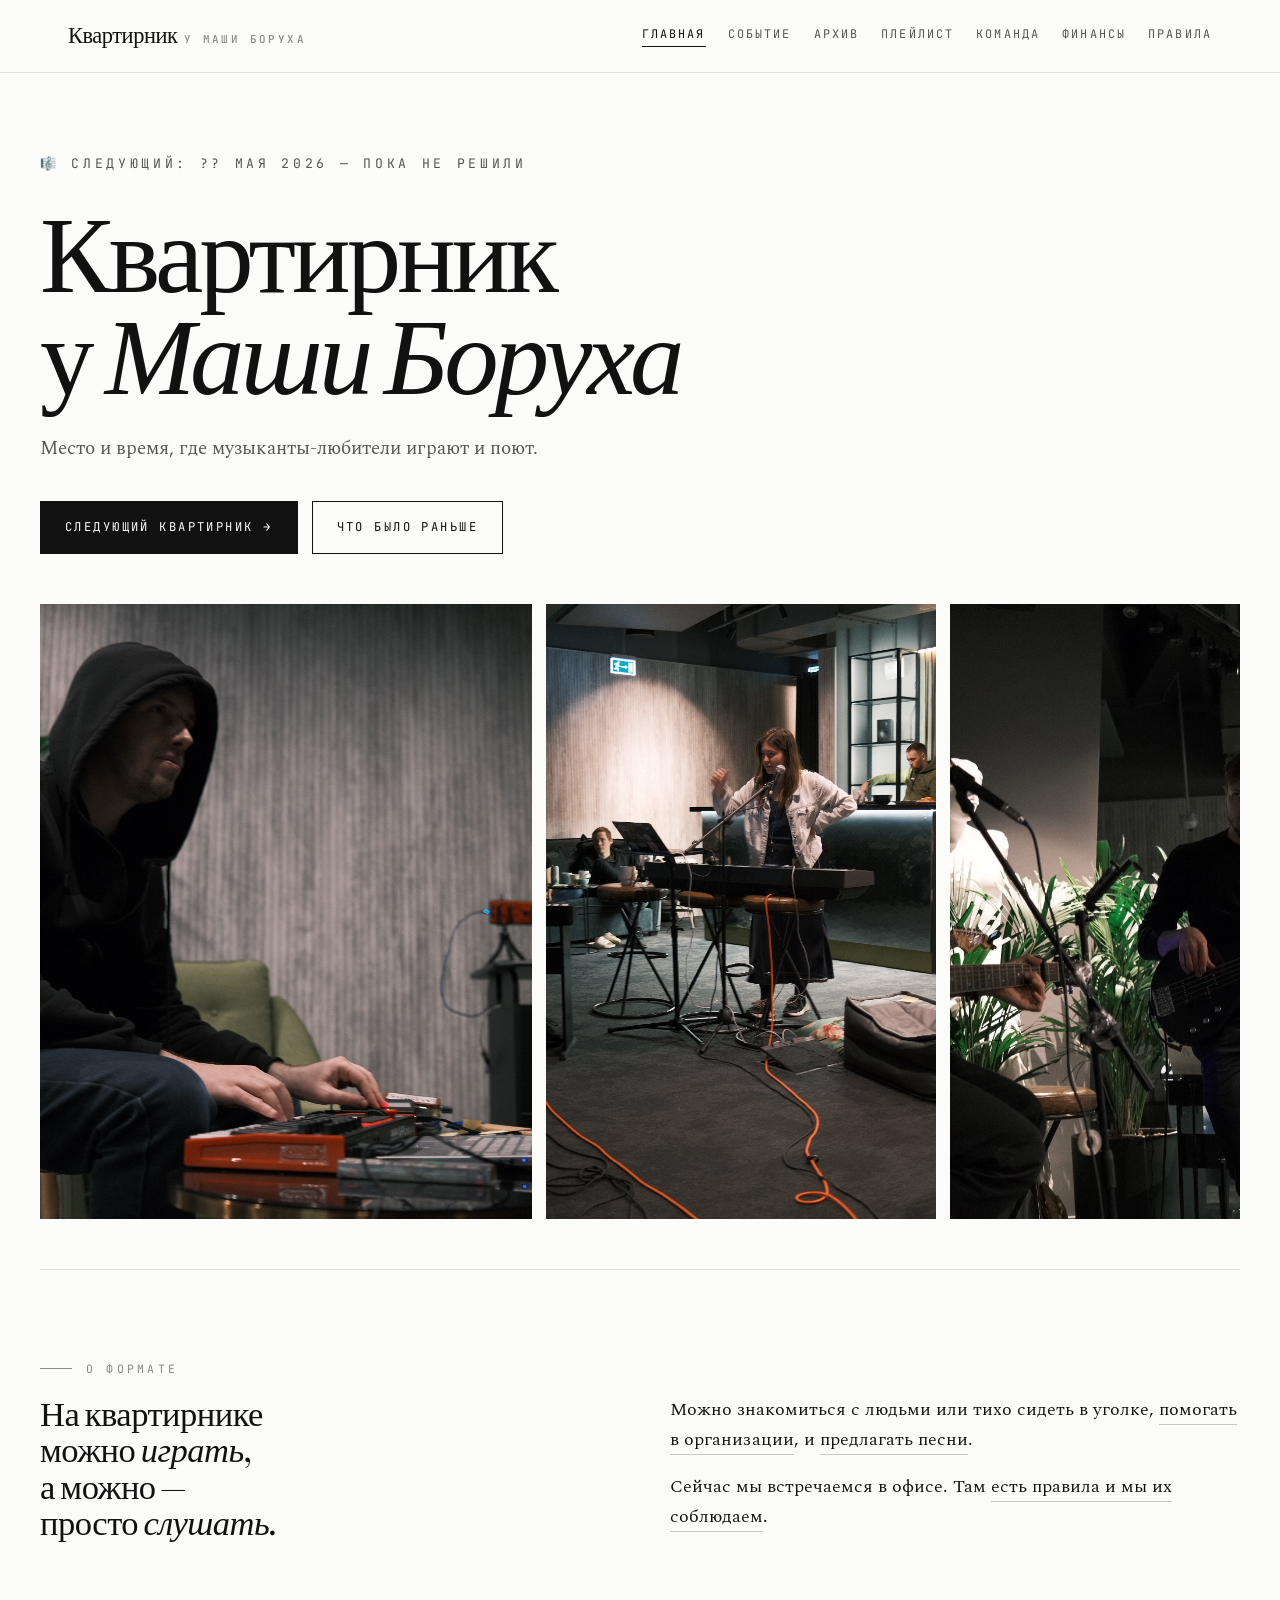
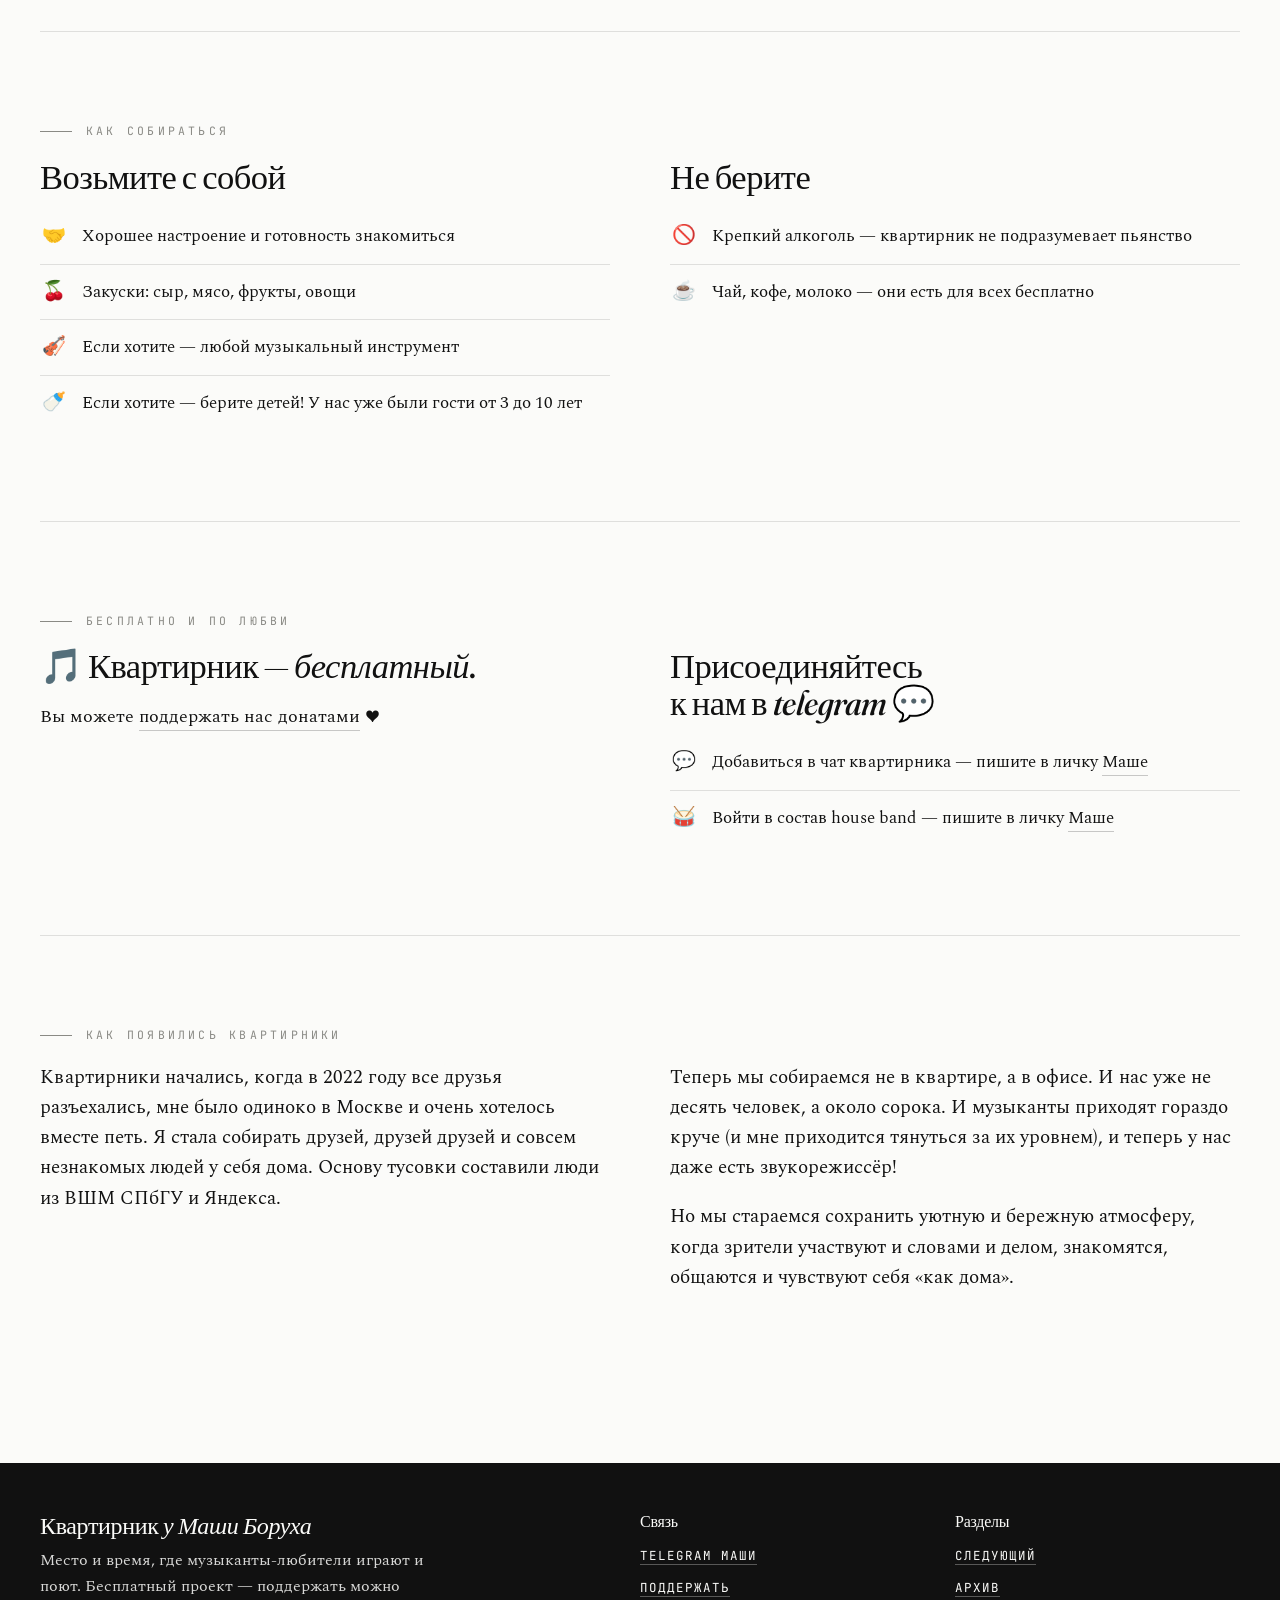
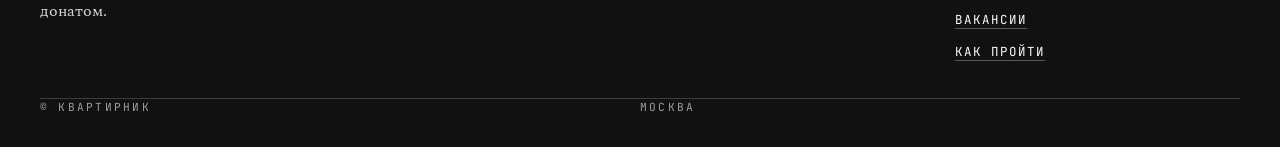
<file: index.html>
<!doctype html>
<html lang="ru">
<head>
<meta charset="utf-8">
<meta name="viewport" content="width=device-width,initial-scale=1">
<title>Главная · Квартирник у Маши Боруха</title>
<meta name="description" content="Квартирник у Маши Боруха — место и время, где музыканты-любители играют и поют.">
<link rel="preconnect" href="https://fonts.googleapis.com">
<link rel="preconnect" href="https://fonts.gstatic.com" crossorigin>
<link href="https://fonts.googleapis.com/css2?family=Fraunces:opsz,wght,SOFT@9..144,300..700,0..100&family=Spectral:ital,wght@0,300;0,400;0,500;1,400&family=JetBrains+Mono:wght@400;500&display=swap" rel="stylesheet">
<link rel="stylesheet" href="styles.css">
<link rel="icon" href="data:image/svg+xml;utf8,<svg xmlns='http://www.w3.org/2000/svg' viewBox='0 0 32 32'><rect width='32' height='32' fill='%23fbfbf9'/><text x='50%25' y='62%25' text-anchor='middle' font-family='Fraunces,serif' font-size='22' fill='%23111'>К</text></svg>">
</head>
<body>
<header class="site-header">
  <div class="site-header__inner">
    <a href="index.html" class="brand">Квартирник <small>у Маши Боруха</small></a>
    <nav class="nav"><a href="index.html" aria-current="page">Главная</a><a href="events.html">Событие</a><a href="archive.html">Архив</a><a href="playlist.html">Плейлист</a><a href="team.html">Команда</a><a href="finance.html">Финансы</a><a href="rules.html">Правила</a></nav>
  </div>
</header>
<main>
<section class="wrap hero">
  <p class="hero__date rise">🎼 Следующий: ?? мая 2026 — пока не решили</p>
  <h1 class="hero__title rise d1">Квартирник<br>у&nbsp;<em>Маши Боруха</em></h1>
  <p class="hero__lead rise d2">
    Место и время, где музыканты-любители играют и поют.
  </p>
  <p class="rise d3" style="display:flex;gap:14px;flex-wrap:wrap">
    <a class="btn" href="events.html">Следующий квартирник →</a>
    <a class="btn btn--ghost" href="archive.html">Что было раньше</a>
  </p>
  <div class="hero__photos rise d4">
    <img class="ph-1" src="img/p2.jpg" alt="">
    <img class="ph-2" src="img/p3.jpg" alt="">
    <img class="ph-3" src="img/p4.jpg" alt="">
  </div>
</section>

<section class="wrap section">
  <p class="section__num">О формате</p>
  <div class="cols-2">
    <div>
      <h2>На&nbsp;квартирнике<br>можно&nbsp;<em>играть</em>,<br>а&nbsp;можно&nbsp;—<br>просто&nbsp;<em>слушать</em>.</h2>
    </div>
    <div>
      <p style="font-size:1.15rem">
        Можно знакомиться с людьми или тихо сидеть в уголке,
        <a href="vacancies.html">помогать в организации</a>,
        и <a href="playlist.html">предлагать песни</a>.
      </p>
      <p style="margin-top:1em;font-size:1.15rem">
        Сейчас мы встречаемся в офисе. Там
        <a href="rules.html">есть правила и мы их соблюдаем</a>.
      </p>
    </div>
  </div>
</section>

<section class="wrap section">
  <p class="section__num">Как собираться</p>
  <div class="cols-2">
    <div>
      <h2>Возьмите&nbsp;с&nbsp;собой</h2>
      <ul class="list-bring">
        <li><span class="e">🤝</span><span>Хорошее настроение и готовность знакомиться</span></li>
        <li><span class="e">🍒</span><span>Закуски: сыр, мясо, фрукты, овощи</span></li>
        <li><span class="e">🎻</span><span>Если хотите — любой музыкальный инструмент</span></li>
        <li><span class="e">🍼</span><span>Если хотите — берите детей! У нас уже были гости от 3 до 10 лет</span></li>
      </ul>
    </div>
    <div>
      <h2>Не&nbsp;берите</h2>
      <ul class="list-bring">
        <li><span class="e">🚫</span><span>Крепкий алкоголь — квартирник не подразумевает пьянство</span></li>
        <li><span class="e">☕️</span><span>Чай, кофе, молоко — они есть для всех бесплатно</span></li>
      </ul>
    </div>
  </div>
</section>

<section class="wrap section">
  <p class="section__num">Бесплатно и по любви</p>
  <div class="cols-2">
    <div>
      <h2>🎵&nbsp;Квартирник&nbsp;—&nbsp;<em>бесплатный</em>.</h2>
      <p style="margin-top:18px;font-size:1.1rem">
        Вы можете <a href="finance.html">поддержать нас донатами</a> ♥️
      </p>
    </div>
    <div>
      <h2>Присоединяйтесь<br>к&nbsp;нам&nbsp;в&nbsp;<em>telegram</em>&nbsp;💬</h2>
      <ul class="list-bring" style="margin-top:14px">
        <li><span class="e">💬</span><span>Добавиться в чат квартирника — пишите в личку <a href="https://t.me/maybeemoi">Маше</a></span></li>
        <li><span class="e">🥁</span><span>Войти в состав house band — пишите в личку <a href="https://t.me/maybeemoi">Маше</a></span></li>
      </ul>
    </div>
  </div>
</section>

<section class="wrap section">
  <p class="section__num">Как появились квартирники</p>
  <div class="cols-2">
    <div>
      <p style="font-size:1.18rem">
        Квартирники начались, когда в 2022 году все друзья разъехались,
        мне было одиноко в Москве и очень хотелось вместе петь.
        Я стала собирать друзей, друзей друзей и совсем незнакомых людей у себя дома.
        Основу тусовки составили люди из ВШМ СПбГУ и Яндекса.
      </p>
    </div>
    <div>
      <p style="font-size:1.18rem">
        Теперь мы собираемся не в квартире, а в офисе. И нас уже не десять человек,
        а около сорока. И музыканты приходят гораздо круче (и мне приходится тянуться
        за их уровнем), и теперь у нас даже есть звукорежиссёр!
      </p>
      <p style="margin-top:1em;font-size:1.18rem">
        Но мы стараемся сохранить уютную и бережную атмосферу, когда зрители
        участвуют и словами и делом, знакомятся, общаются и чувствуют себя «как дома».
      </p>
    </div>
  </div>
</section>
</main>
<footer class="site-footer">
  <div class="wrap">
    <div>
      <h4>Квартирник <em>у Маши Боруха</em></h4>
      <p style="opacity:.85;max-width:48ch;margin-top:10px">
        Место и время, где музыканты-любители играют и поют.
        Бесплатный проект — поддержать можно донатом.
      </p>
    </div>
    <div>
      <h4 style="font-size:1rem">Связь</h4>
      <ul>
        <li><a href="https://t.me/maybeemoi">Telegram Маши</a></li>
        <li><a href="https://www.tinkoff.ru/cf/5ptRedZWPa4">Поддержать</a></li>
      </ul>
    </div>
    <div>
      <h4 style="font-size:1rem">Разделы</h4>
      <ul>
        <li><a href="events.html">Следующий</a></li>
        <li><a href="archive.html">Архив</a></li>
        <li><a href="vacancies.html">Вакансии</a></li>
        <li><a href="directions.html">Как пройти</a></li>
      </ul>
    </div>
  </div>
  <div class="wrap site-footer__bottom">
    <span>© Квартирник</span>
    <span>Москва</span>
  </div>
</footer>
</body></html>
</file>
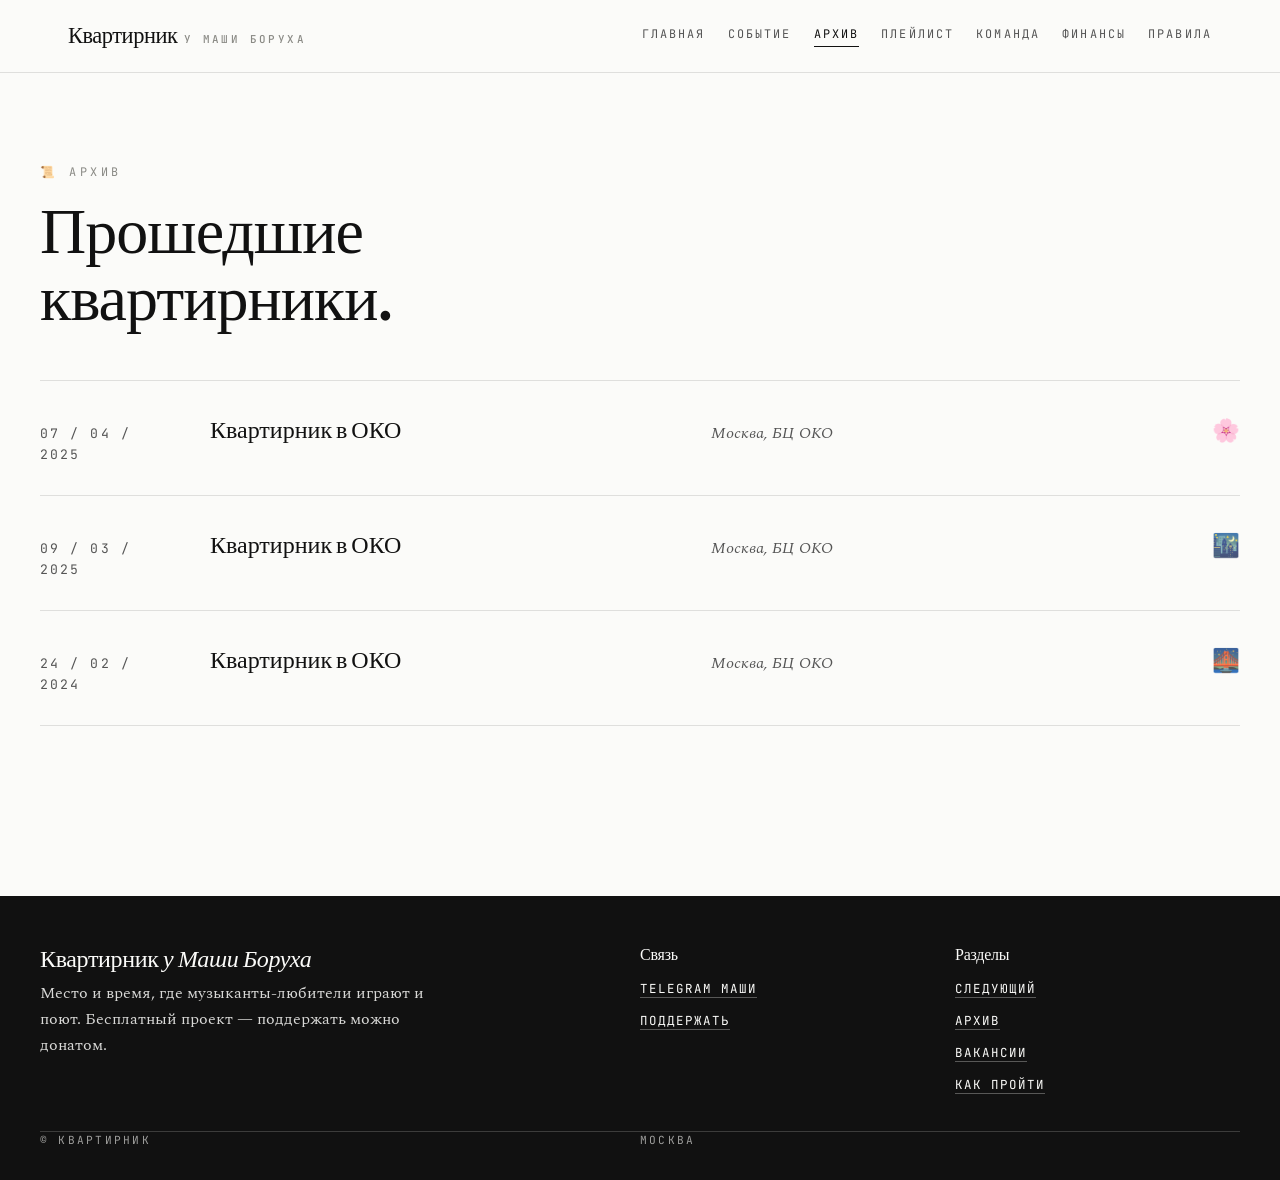
<file: archive.html>
<!doctype html>
<html lang="ru">
<head>
<meta charset="utf-8">
<meta name="viewport" content="width=device-width,initial-scale=1">
<title>Архив · Квартирник у Маши Боруха</title>
<meta name="description" content="Квартирник у Маши Боруха — место и время, где музыканты-любители играют и поют.">
<link rel="preconnect" href="https://fonts.googleapis.com">
<link rel="preconnect" href="https://fonts.gstatic.com" crossorigin>
<link href="https://fonts.googleapis.com/css2?family=Fraunces:opsz,wght,SOFT@9..144,300..700,0..100&family=Spectral:ital,wght@0,300;0,400;0,500;1,400&family=JetBrains+Mono:wght@400;500&display=swap" rel="stylesheet">
<link rel="stylesheet" href="styles.css">
<link rel="icon" href="data:image/svg+xml;utf8,<svg xmlns='http://www.w3.org/2000/svg' viewBox='0 0 32 32'><rect width='32' height='32' fill='%23fbfbf9'/><text x='50%25' y='62%25' text-anchor='middle' font-family='Fraunces,serif' font-size='22' fill='%23111'>К</text></svg>">
</head>
<body>
<header class="site-header">
  <div class="site-header__inner">
    <a href="index.html" class="brand">Квартирник <small>у Маши Боруха</small></a>
    <nav class="nav"><a href="index.html">Главная</a><a href="events.html">Событие</a><a href="archive.html" aria-current="page">Архив</a><a href="playlist.html">Плейлист</a><a href="team.html">Команда</a><a href="finance.html">Финансы</a><a href="rules.html">Правила</a></nav>
  </div>
</header>
<main>
<section class="wrap section" style="border:none">
  <p class="kicker">📜 Архив</p>
  <h1>Прошедшие<br>квартирники.</h1>

  <ul class="archive" style="margin-top:50px">
    <li>
      <span class="a-date">07 / 04 / 2025</span>
      <span class="a-title">Квартирник в ОКО</span>
      <span class="a-place">Москва, БЦ ОКО</span>
      <span class="a-mark">🌸</span>
    </li>
    <li>
      <span class="a-date">09 / 03 / 2025</span>
      <span class="a-title">Квартирник в ОКО</span>
      <span class="a-place">Москва, БЦ ОКО</span>
      <span class="a-mark">🌃</span>
    </li>
    <li>
      <span class="a-date">24 / 02 / 2024</span>
      <span class="a-title">Квартирник в ОКО</span>
      <span class="a-place">Москва, БЦ ОКО</span>
      <span class="a-mark">🌉</span>
    </li>
  </ul>
</section>
</main>
<footer class="site-footer">
  <div class="wrap">
    <div>
      <h4>Квартирник <em>у Маши Боруха</em></h4>
      <p style="opacity:.85;max-width:48ch;margin-top:10px">
        Место и время, где музыканты-любители играют и поют.
        Бесплатный проект — поддержать можно донатом.
      </p>
    </div>
    <div>
      <h4 style="font-size:1rem">Связь</h4>
      <ul>
        <li><a href="https://t.me/maybeemoi">Telegram Маши</a></li>
        <li><a href="https://www.tinkoff.ru/cf/5ptRedZWPa4">Поддержать</a></li>
      </ul>
    </div>
    <div>
      <h4 style="font-size:1rem">Разделы</h4>
      <ul>
        <li><a href="events.html">Следующий</a></li>
        <li><a href="archive.html">Архив</a></li>
        <li><a href="vacancies.html">Вакансии</a></li>
        <li><a href="directions.html">Как пройти</a></li>
      </ul>
    </div>
  </div>
  <div class="wrap site-footer__bottom">
    <span>© Квартирник</span>
    <span>Москва</span>
  </div>
</footer>
</body></html>
</file>
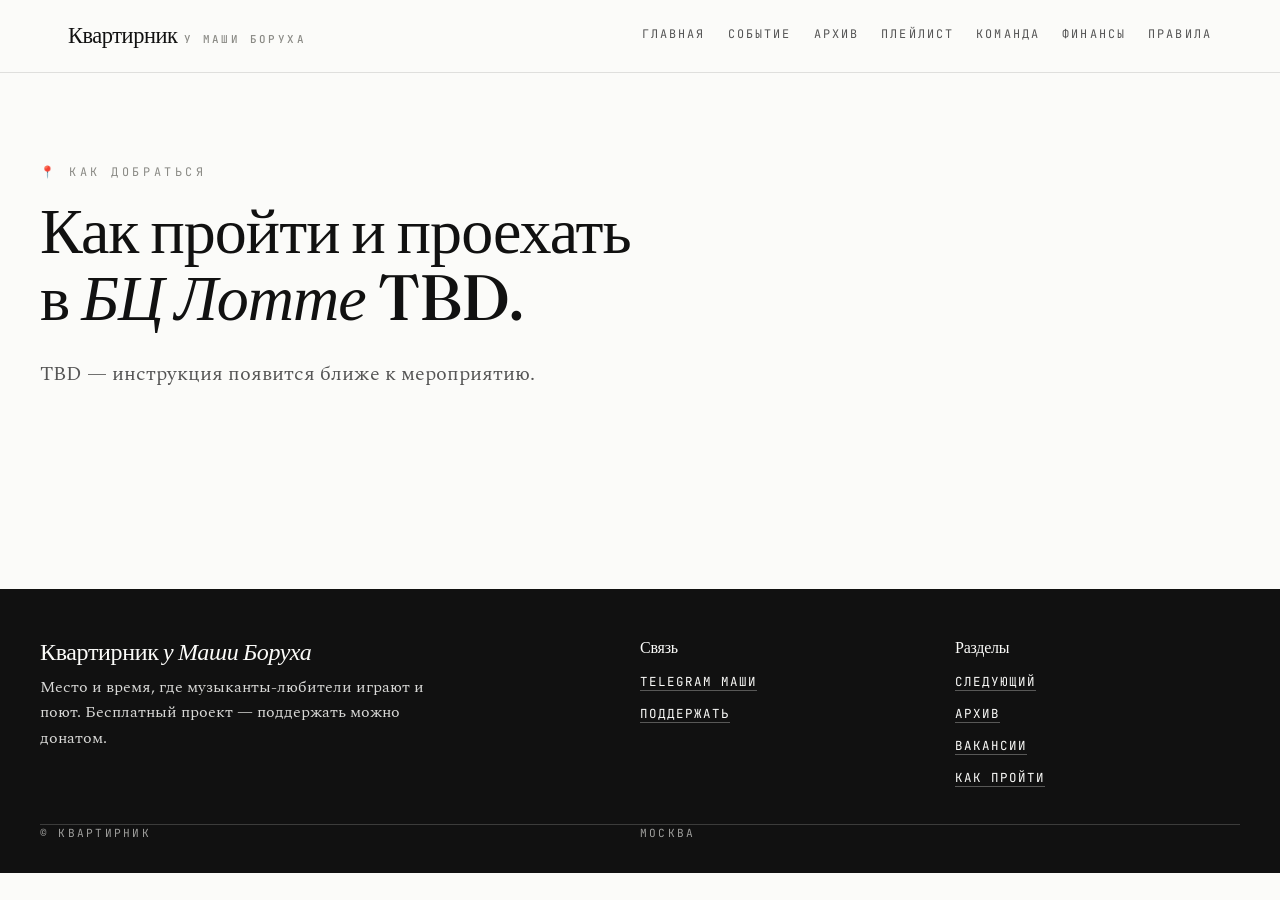
<file: directions.html>
<!doctype html>
<html lang="ru">
<head>
<meta charset="utf-8">
<meta name="viewport" content="width=device-width,initial-scale=1">
<title>Как добраться · Квартирник у Маши Боруха</title>
<meta name="description" content="Квартирник у Маши Боруха — место и время, где музыканты-любители играют и поют.">
<link rel="preconnect" href="https://fonts.googleapis.com">
<link rel="preconnect" href="https://fonts.gstatic.com" crossorigin>
<link href="https://fonts.googleapis.com/css2?family=Fraunces:opsz,wght,SOFT@9..144,300..700,0..100&family=Spectral:ital,wght@0,300;0,400;0,500;1,400&family=JetBrains+Mono:wght@400;500&display=swap" rel="stylesheet">
<link rel="stylesheet" href="styles.css">
<link rel="icon" href="data:image/svg+xml;utf8,<svg xmlns='http://www.w3.org/2000/svg' viewBox='0 0 32 32'><rect width='32' height='32' fill='%23fbfbf9'/><text x='50%25' y='62%25' text-anchor='middle' font-family='Fraunces,serif' font-size='22' fill='%23111'>К</text></svg>">
</head>
<body>
<header class="site-header">
  <div class="site-header__inner">
    <a href="index.html" class="brand">Квартирник <small>у Маши Боруха</small></a>
    <nav class="nav"><a href="index.html">Главная</a><a href="events.html">Событие</a><a href="archive.html">Архив</a><a href="playlist.html">Плейлист</a><a href="team.html">Команда</a><a href="finance.html">Финансы</a><a href="rules.html">Правила</a></nav>
  </div>
</header>
<main>
<section class="wrap section" style="border:none">
  <p class="kicker">📍 Как добраться</p>
  <h1>Как&nbsp;пройти&nbsp;и&nbsp;проехать<br>в&nbsp;<em>БЦ&nbsp;Лотте</em>&nbsp;TBD.</h1>
  <p class="lead" style="margin-top:30px">TBD — инструкция появится ближе к мероприятию.</p>
</section>
</main>
<footer class="site-footer">
  <div class="wrap">
    <div>
      <h4>Квартирник <em>у Маши Боруха</em></h4>
      <p style="opacity:.85;max-width:48ch;margin-top:10px">
        Место и время, где музыканты-любители играют и поют.
        Бесплатный проект — поддержать можно донатом.
      </p>
    </div>
    <div>
      <h4 style="font-size:1rem">Связь</h4>
      <ul>
        <li><a href="https://t.me/maybeemoi">Telegram Маши</a></li>
        <li><a href="https://www.tinkoff.ru/cf/5ptRedZWPa4">Поддержать</a></li>
      </ul>
    </div>
    <div>
      <h4 style="font-size:1rem">Разделы</h4>
      <ul>
        <li><a href="events.html">Следующий</a></li>
        <li><a href="archive.html">Архив</a></li>
        <li><a href="vacancies.html">Вакансии</a></li>
        <li><a href="directions.html">Как пройти</a></li>
      </ul>
    </div>
  </div>
  <div class="wrap site-footer__bottom">
    <span>© Квартирник</span>
    <span>Москва</span>
  </div>
</footer>
</body></html>
</file>
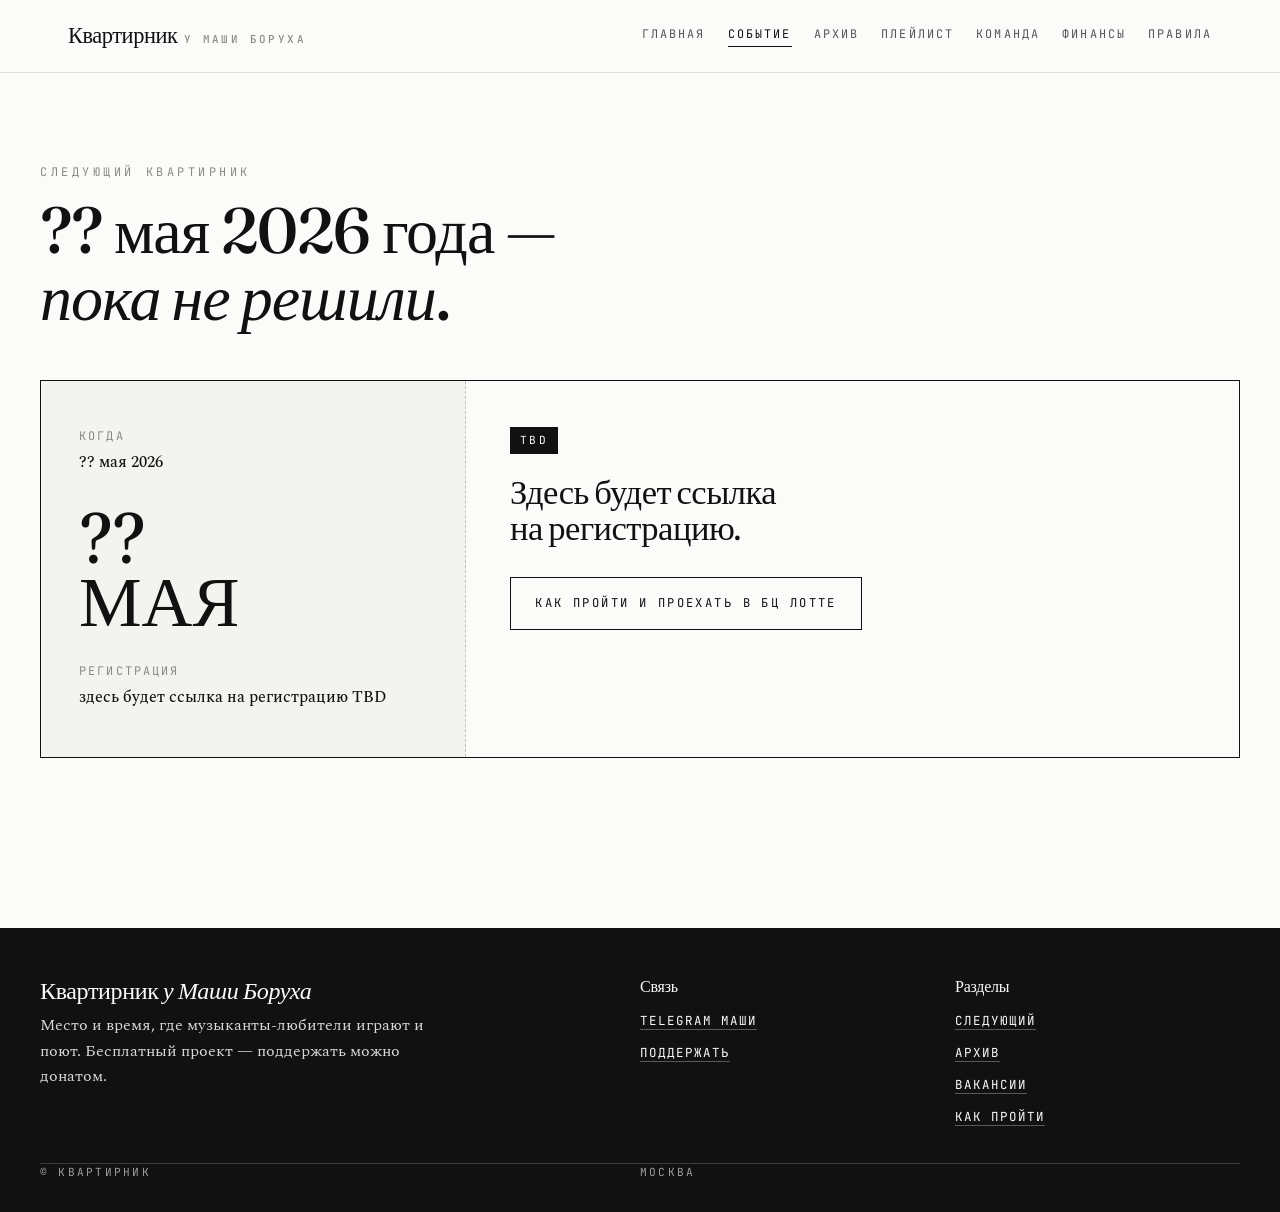
<file: events.html>
<!doctype html>
<html lang="ru">
<head>
<meta charset="utf-8">
<meta name="viewport" content="width=device-width,initial-scale=1">
<title>Событие · Квартирник у Маши Боруха</title>
<meta name="description" content="Квартирник у Маши Боруха — место и время, где музыканты-любители играют и поют.">
<link rel="preconnect" href="https://fonts.googleapis.com">
<link rel="preconnect" href="https://fonts.gstatic.com" crossorigin>
<link href="https://fonts.googleapis.com/css2?family=Fraunces:opsz,wght,SOFT@9..144,300..700,0..100&family=Spectral:ital,wght@0,300;0,400;0,500;1,400&family=JetBrains+Mono:wght@400;500&display=swap" rel="stylesheet">
<link rel="stylesheet" href="styles.css">
<link rel="icon" href="data:image/svg+xml;utf8,<svg xmlns='http://www.w3.org/2000/svg' viewBox='0 0 32 32'><rect width='32' height='32' fill='%23fbfbf9'/><text x='50%25' y='62%25' text-anchor='middle' font-family='Fraunces,serif' font-size='22' fill='%23111'>К</text></svg>">
</head>
<body>
<header class="site-header">
  <div class="site-header__inner">
    <a href="index.html" class="brand">Квартирник <small>у Маши Боруха</small></a>
    <nav class="nav"><a href="index.html">Главная</a><a href="events.html" aria-current="page">Событие</a><a href="archive.html">Архив</a><a href="playlist.html">Плейлист</a><a href="team.html">Команда</a><a href="finance.html">Финансы</a><a href="rules.html">Правила</a></nav>
  </div>
</header>
<main>
<section class="wrap section" style="border:none">
  <p class="kicker">Следующий квартирник</p>
  <h1>?? мая 2026 года&nbsp;—<br><em>пока не решили</em>.</h1>

  <div class="ticket" style="margin-top:50px">
    <div class="ticket__stub">
      <div><p class="ticket__meta">Когда<strong>?? мая 2026</strong></p></div>
      <div class="ticket__date-big">??<br>МАЯ</div>
      <div><p class="ticket__meta">Регистрация<strong>здесь будет ссылка на регистрацию TBD</strong></p></div>
    </div>
    <div class="ticket__body">
      <span class="tag">TBD</span>
      <h2 style="margin-top:20px">Здесь будет ссылка<br>на&nbsp;регистрацию.</h2>
      <p style="margin-top:30px;display:flex;gap:14px;flex-wrap:wrap">
        <a class="btn btn--ghost" href="directions.html">Как пройти и проехать в БЦ Лотте</a>
      </p>
    </div>
  </div>
</section>
</main>
<footer class="site-footer">
  <div class="wrap">
    <div>
      <h4>Квартирник <em>у Маши Боруха</em></h4>
      <p style="opacity:.85;max-width:48ch;margin-top:10px">
        Место и время, где музыканты-любители играют и поют.
        Бесплатный проект — поддержать можно донатом.
      </p>
    </div>
    <div>
      <h4 style="font-size:1rem">Связь</h4>
      <ul>
        <li><a href="https://t.me/maybeemoi">Telegram Маши</a></li>
        <li><a href="https://www.tinkoff.ru/cf/5ptRedZWPa4">Поддержать</a></li>
      </ul>
    </div>
    <div>
      <h4 style="font-size:1rem">Разделы</h4>
      <ul>
        <li><a href="events.html">Следующий</a></li>
        <li><a href="archive.html">Архив</a></li>
        <li><a href="vacancies.html">Вакансии</a></li>
        <li><a href="directions.html">Как пройти</a></li>
      </ul>
    </div>
  </div>
  <div class="wrap site-footer__bottom">
    <span>© Квартирник</span>
    <span>Москва</span>
  </div>
</footer>
</body></html>
</file>
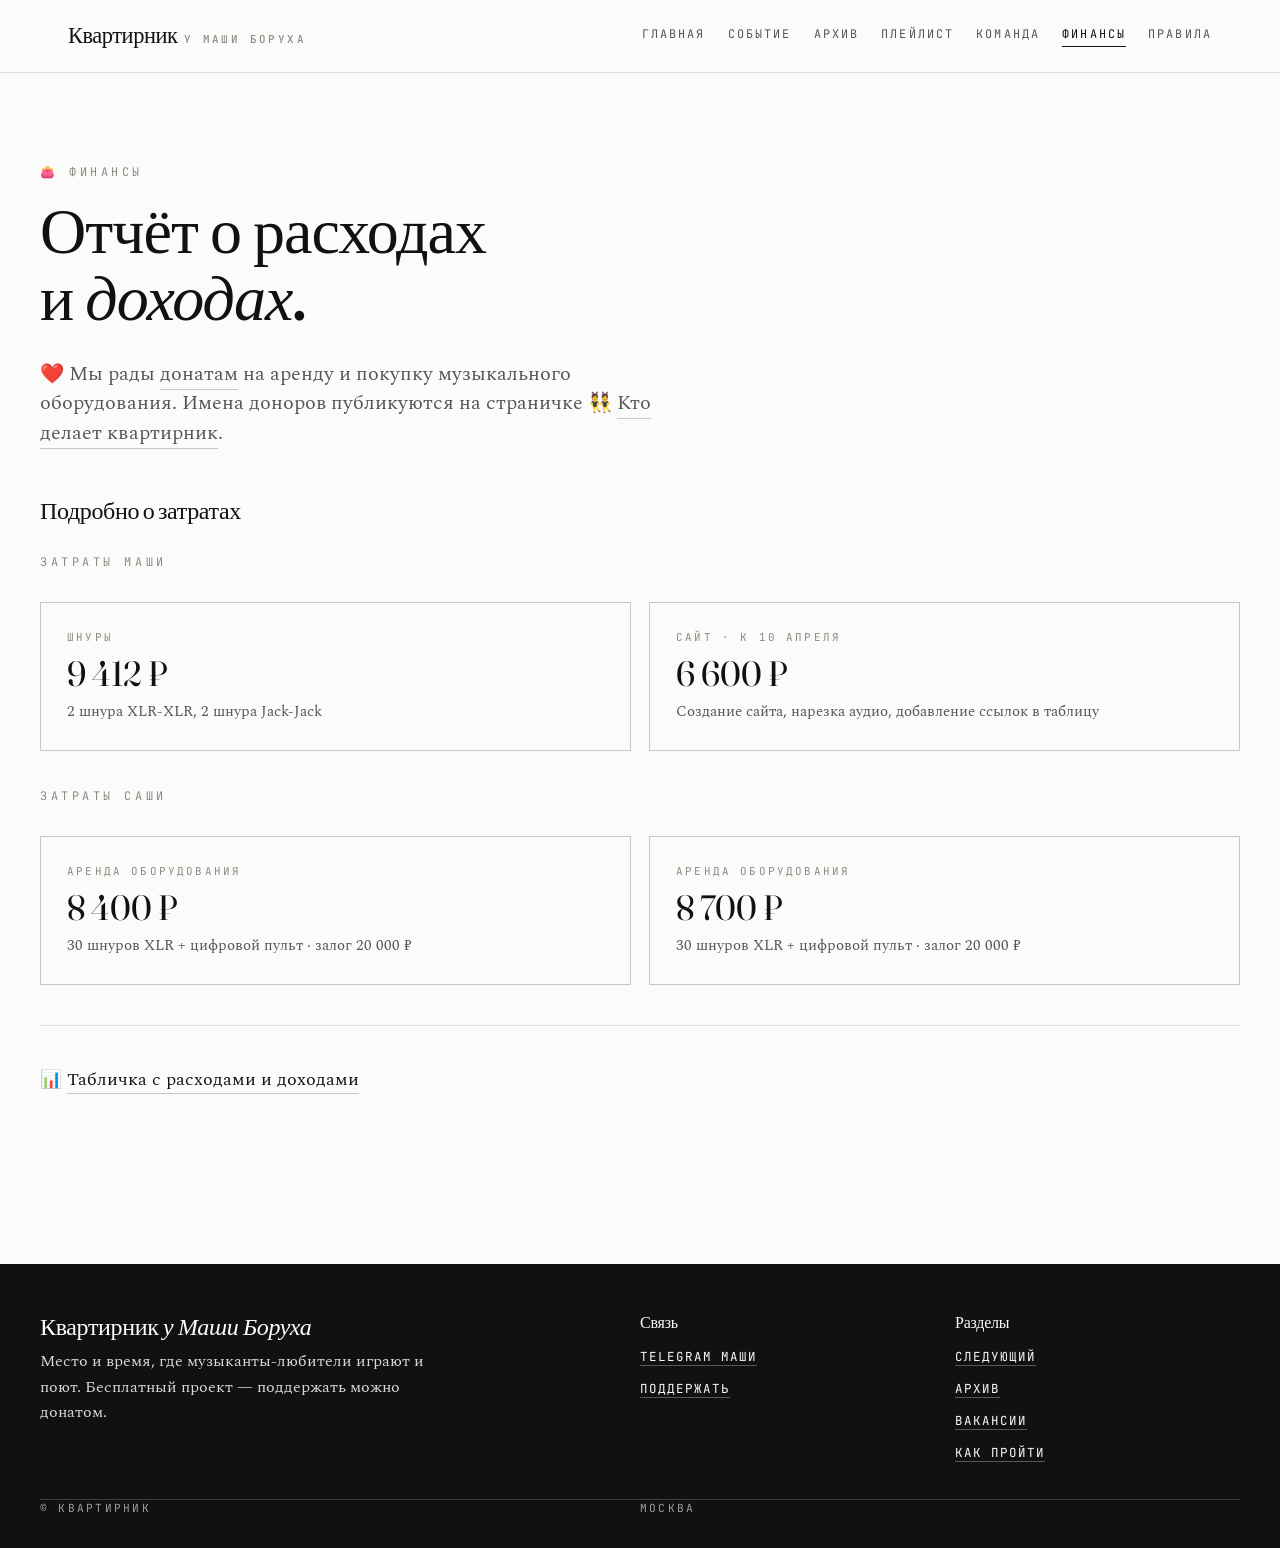
<file: finance.html>
<!doctype html>
<html lang="ru">
<head>
<meta charset="utf-8">
<meta name="viewport" content="width=device-width,initial-scale=1">
<title>Финансы · Квартирник у Маши Боруха</title>
<meta name="description" content="Квартирник у Маши Боруха — место и время, где музыканты-любители играют и поют.">
<link rel="preconnect" href="https://fonts.googleapis.com">
<link rel="preconnect" href="https://fonts.gstatic.com" crossorigin>
<link href="https://fonts.googleapis.com/css2?family=Fraunces:opsz,wght,SOFT@9..144,300..700,0..100&family=Spectral:ital,wght@0,300;0,400;0,500;1,400&family=JetBrains+Mono:wght@400;500&display=swap" rel="stylesheet">
<link rel="stylesheet" href="styles.css">
<link rel="icon" href="data:image/svg+xml;utf8,<svg xmlns='http://www.w3.org/2000/svg' viewBox='0 0 32 32'><rect width='32' height='32' fill='%23fbfbf9'/><text x='50%25' y='62%25' text-anchor='middle' font-family='Fraunces,serif' font-size='22' fill='%23111'>К</text></svg>">
</head>
<body>
<header class="site-header">
  <div class="site-header__inner">
    <a href="index.html" class="brand">Квартирник <small>у Маши Боруха</small></a>
    <nav class="nav"><a href="index.html">Главная</a><a href="events.html">Событие</a><a href="archive.html">Архив</a><a href="playlist.html">Плейлист</a><a href="team.html">Команда</a><a href="finance.html" aria-current="page">Финансы</a><a href="rules.html">Правила</a></nav>
  </div>
</header>
<main>
<section class="wrap section" style="border:none">
  <p class="kicker">👛 Финансы</p>
  <h1>Отчёт&nbsp;о&nbsp;расходах<br>и&nbsp;<em>доходах</em>.</h1>
  <p class="lead" style="margin-top:30px">
    ❤️ Мы рады <a href="https://www.tinkoff.ru/cf/5ptRedZWPa4">донатам</a>
    на аренду и покупку музыкального оборудования. Имена доноров публикуются на страничке
    👯 <a href="team.html">Кто делает квартирник</a>.
  </p>

  <h2 style="margin-top:50px;font-size:1.5rem">Подробно о затратах</h2>

  <p class="kicker" style="margin-top:30px">Затраты Маши</p>
  <div class="finance-grid">
    <div class="finance-card">
      <div class="label">Шнуры</div>
      <div class="num">9 412 ₽</div>
      <div class="desc">2 шнура XLR-XLR, 2 шнура Jack-Jack</div>
    </div>
    <div class="finance-card">
      <div class="label">Сайт · к 10 апреля</div>
      <div class="num">6 600 ₽</div>
      <div class="desc">Создание сайта, нарезка аудио, добавление ссылок в таблицу</div>
    </div>
  </div>

  <p class="kicker" style="margin-top:36px">Затраты Саши</p>
  <div class="finance-grid">
    <div class="finance-card">
      <div class="label">Аренда оборудования</div>
      <div class="num">8 400 ₽</div>
      <div class="desc">30 шнуров XLR + цифровой пульт · залог 20 000 ₽</div>
    </div>
    <div class="finance-card">
      <div class="label">Аренда оборудования</div>
      <div class="num">8 700 ₽</div>
      <div class="desc">30 шнуров XLR + цифровой пульт · залог 20 000 ₽</div>
    </div>
  </div>

  <hr class="rule">

  <p style="font-size:1.1rem">
    📊 <a href="https://docs.google.com/spreadsheets/d/1Hm7mvrC5VibMpBC2QRDbtRDzRo6D0xzVDnAbgmGWiP8/edit?usp=sharing">Табличка с расходами и доходами</a>
  </p>
</section>
</main>
<footer class="site-footer">
  <div class="wrap">
    <div>
      <h4>Квартирник <em>у Маши Боруха</em></h4>
      <p style="opacity:.85;max-width:48ch;margin-top:10px">
        Место и время, где музыканты-любители играют и поют.
        Бесплатный проект — поддержать можно донатом.
      </p>
    </div>
    <div>
      <h4 style="font-size:1rem">Связь</h4>
      <ul>
        <li><a href="https://t.me/maybeemoi">Telegram Маши</a></li>
        <li><a href="https://www.tinkoff.ru/cf/5ptRedZWPa4">Поддержать</a></li>
      </ul>
    </div>
    <div>
      <h4 style="font-size:1rem">Разделы</h4>
      <ul>
        <li><a href="events.html">Следующий</a></li>
        <li><a href="archive.html">Архив</a></li>
        <li><a href="vacancies.html">Вакансии</a></li>
        <li><a href="directions.html">Как пройти</a></li>
      </ul>
    </div>
  </div>
  <div class="wrap site-footer__bottom">
    <span>© Квартирник</span>
    <span>Москва</span>
  </div>
</footer>
</body></html>
</file>
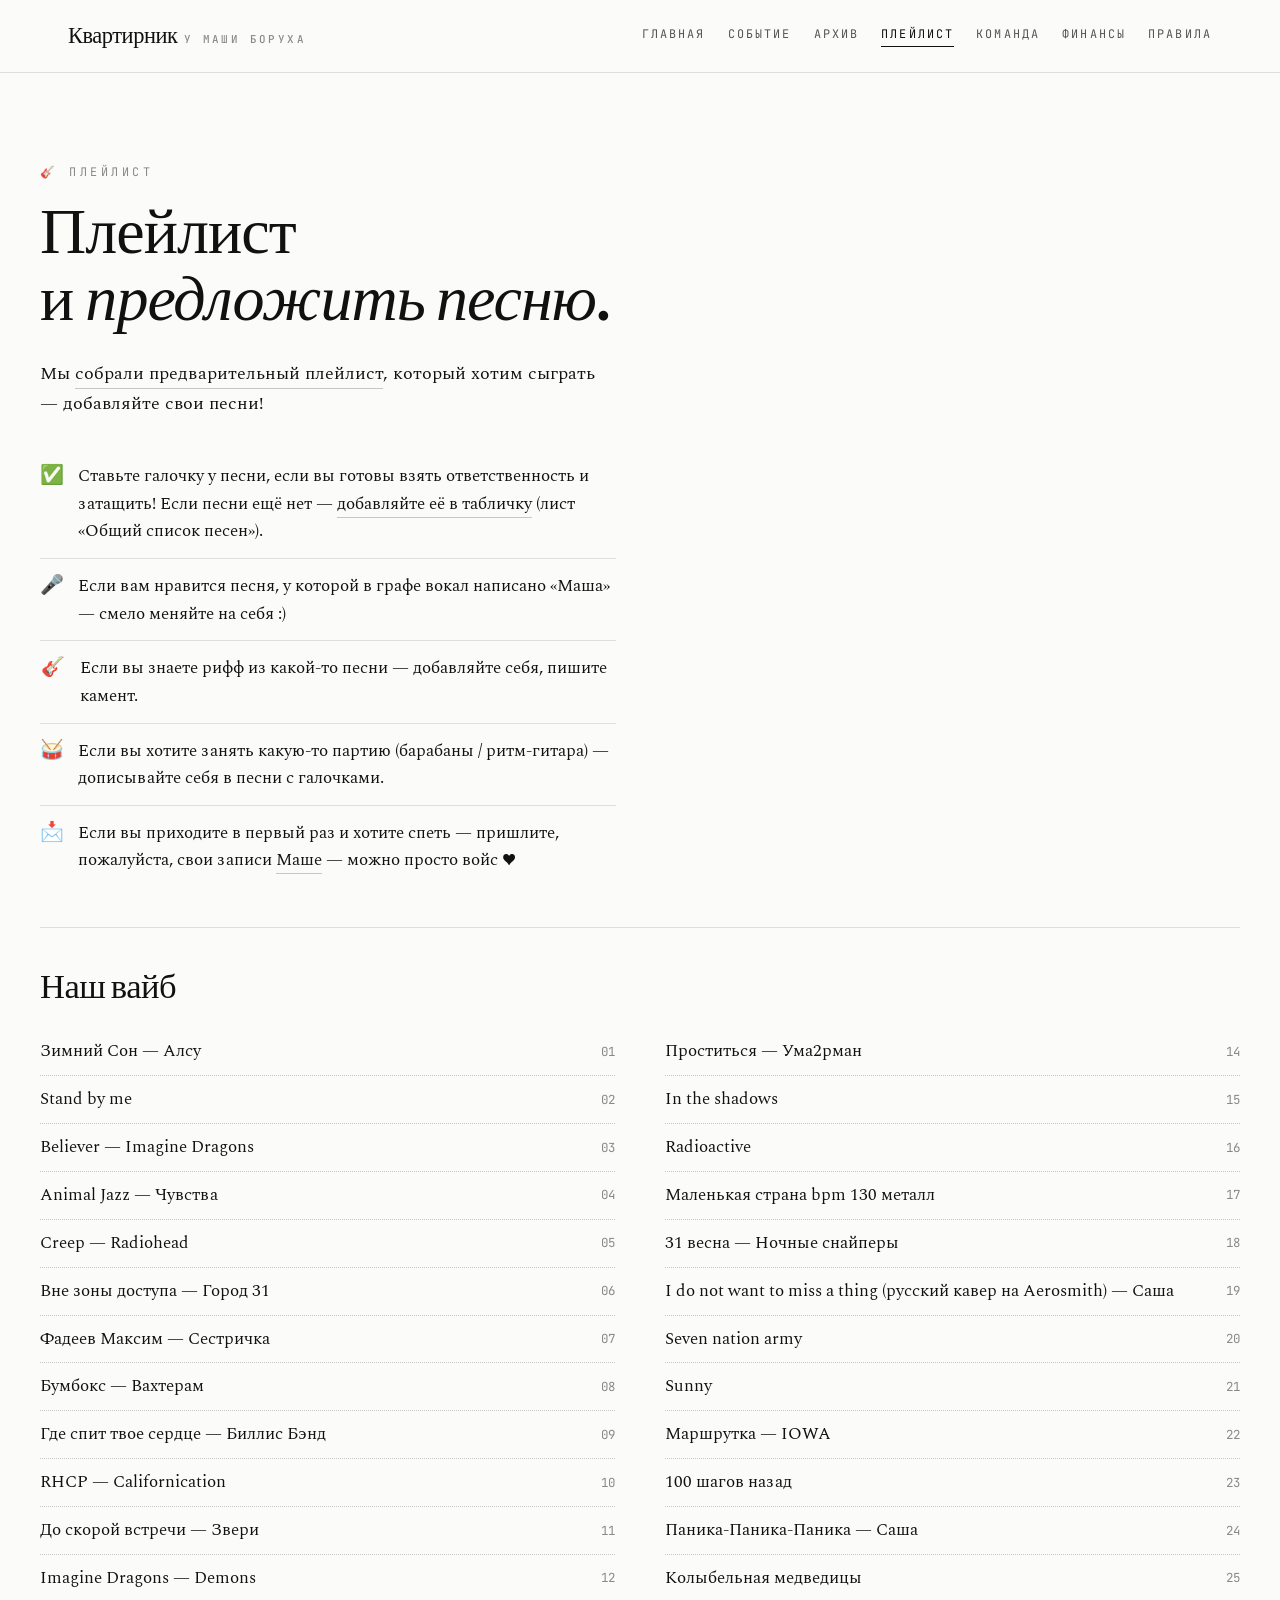
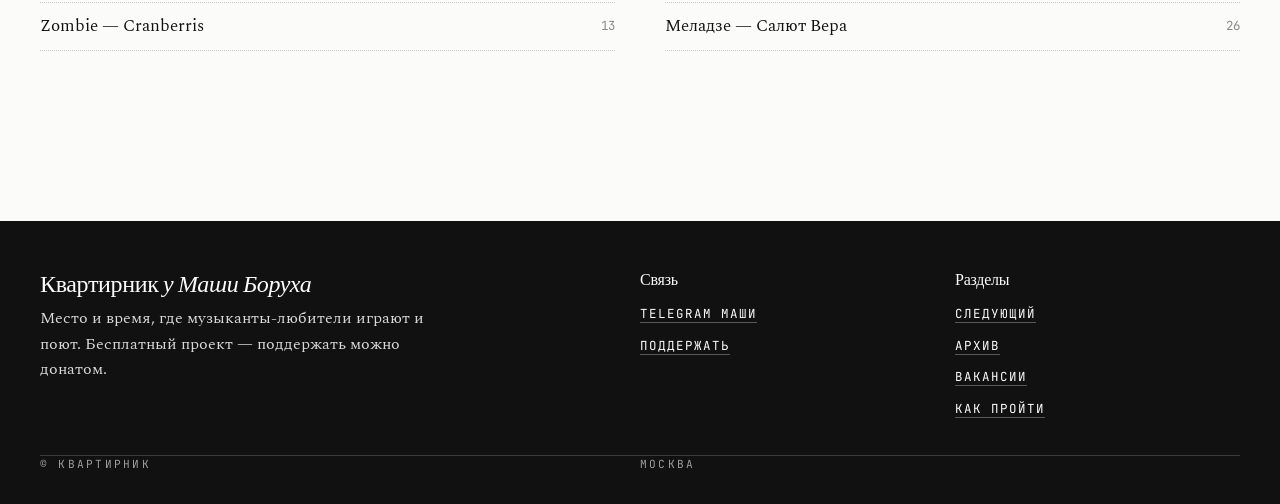
<file: playlist.html>
<!doctype html>
<html lang="ru">
<head>
<meta charset="utf-8">
<meta name="viewport" content="width=device-width,initial-scale=1">
<title>Плейлист · Квартирник у Маши Боруха</title>
<meta name="description" content="Квартирник у Маши Боруха — место и время, где музыканты-любители играют и поют.">
<link rel="preconnect" href="https://fonts.googleapis.com">
<link rel="preconnect" href="https://fonts.gstatic.com" crossorigin>
<link href="https://fonts.googleapis.com/css2?family=Fraunces:opsz,wght,SOFT@9..144,300..700,0..100&family=Spectral:ital,wght@0,300;0,400;0,500;1,400&family=JetBrains+Mono:wght@400;500&display=swap" rel="stylesheet">
<link rel="stylesheet" href="styles.css">
<link rel="icon" href="data:image/svg+xml;utf8,<svg xmlns='http://www.w3.org/2000/svg' viewBox='0 0 32 32'><rect width='32' height='32' fill='%23fbfbf9'/><text x='50%25' y='62%25' text-anchor='middle' font-family='Fraunces,serif' font-size='22' fill='%23111'>К</text></svg>">
</head>
<body>
<header class="site-header">
  <div class="site-header__inner">
    <a href="index.html" class="brand">Квартирник <small>у Маши Боруха</small></a>
    <nav class="nav"><a href="index.html">Главная</a><a href="events.html">Событие</a><a href="archive.html">Архив</a><a href="playlist.html" aria-current="page">Плейлист</a><a href="team.html">Команда</a><a href="finance.html">Финансы</a><a href="rules.html">Правила</a></nav>
  </div>
</header>
<main>
<section class="wrap section" style="border:none">
  <p class="kicker">🎸 Плейлист</p>
  <h1>Плейлист<br>и&nbsp;<em>предложить песню</em>.</h1>

  <p style="margin-top:30px;font-size:1.15rem;max-width:64ch">
    Мы <a href="https://docs.google.com/spreadsheets/d/1Hm7mvrC5VibMpBC2QRDbtRDzRo6D0xzVDnAbgmGWiP8/edit?usp=sharing">собрали предварительный плейлист</a>,
    который хотим сыграть — добавляйте свои песни!
  </p>

  <ul class="list-bring" style="margin-top:30px;max-width:72ch">
    <li><span class="e">✅</span><span>Ставьте галочку у песни, если вы готовы взять ответственность и затащить! Если песни ещё нет — <a href="https://docs.google.com/spreadsheets/d/1Hm7mvrC5VibMpBC2QRDbtRDzRo6D0xzVDnAbgmGWiP8/edit?usp=sharing">добавляйте её в табличку</a> (лист «Общий список песен»).</span></li>
    <li><span class="e">🎤</span><span>Если вам нравится песня, у которой в графе вокал написано «Маша» — смело меняйте на себя :)</span></li>
    <li><span class="e">🎸</span><span>Если вы знаете рифф из какой-то песни — добавляйте себя, пишите камент.</span></li>
    <li><span class="e">🥁</span><span>Если вы хотите занять какую-то партию (барабаны / ритм-гитара) — дописывайте себя в песни с галочками.</span></li>
    <li><span class="e">📩</span><span>Если вы приходите в первый раз и хотите спеть — пришлите, пожалуйста, свои записи <a href="https://t.me/maybeemoi">Маше</a> — можно просто войс ♥️</span></li>
  </ul>

  <hr class="rule">

  <h2 style="margin-top:30px;margin-bottom:8px">Наш&nbsp;вайб</h2>
  <ul class="song-list"><li><span>Зимний Сон — Алсу</span><span class="num">01</span></li><li><span>Stand by me</span><span class="num">02</span></li><li><span>Believer — Imagine Dragons</span><span class="num">03</span></li><li><span>Animal Jazz — Чувства</span><span class="num">04</span></li><li><span>Creep — Radiohead</span><span class="num">05</span></li><li><span>Вне зоны доступа — Город 31</span><span class="num">06</span></li><li><span>Фадеев Максим — Сестричка</span><span class="num">07</span></li><li><span>Бумбокс — Вахтерам</span><span class="num">08</span></li><li><span>Где спит твое сердце — Биллис Бэнд</span><span class="num">09</span></li><li><span>RHCP — Californication</span><span class="num">10</span></li><li><span>До скорой встречи — Звери</span><span class="num">11</span></li><li><span>Imagine Dragons — Demons</span><span class="num">12</span></li><li><span>Zombie — Cranberris</span><span class="num">13</span></li><li><span>Проститься — Ума2рман</span><span class="num">14</span></li><li><span>In the shadows</span><span class="num">15</span></li><li><span>Radioactive</span><span class="num">16</span></li><li><span>Маленькая страна bpm 130 металл</span><span class="num">17</span></li><li><span>31 весна — Ночные снайперы</span><span class="num">18</span></li><li><span>I do not want to miss a thing (русский кавер на Aerosmith) — Саша</span><span class="num">19</span></li><li><span>Seven nation army</span><span class="num">20</span></li><li><span>Sunny</span><span class="num">21</span></li><li><span>Маршрутка — IOWA</span><span class="num">22</span></li><li><span>100 шагов назад</span><span class="num">23</span></li><li><span>Паника-Паника-Паника — Саша</span><span class="num">24</span></li><li><span>Колыбельная медведицы</span><span class="num">25</span></li><li><span>Меладзе — Салют Вера</span><span class="num">26</span></li></ul>
</section>
</main>
<footer class="site-footer">
  <div class="wrap">
    <div>
      <h4>Квартирник <em>у Маши Боруха</em></h4>
      <p style="opacity:.85;max-width:48ch;margin-top:10px">
        Место и время, где музыканты-любители играют и поют.
        Бесплатный проект — поддержать можно донатом.
      </p>
    </div>
    <div>
      <h4 style="font-size:1rem">Связь</h4>
      <ul>
        <li><a href="https://t.me/maybeemoi">Telegram Маши</a></li>
        <li><a href="https://www.tinkoff.ru/cf/5ptRedZWPa4">Поддержать</a></li>
      </ul>
    </div>
    <div>
      <h4 style="font-size:1rem">Разделы</h4>
      <ul>
        <li><a href="events.html">Следующий</a></li>
        <li><a href="archive.html">Архив</a></li>
        <li><a href="vacancies.html">Вакансии</a></li>
        <li><a href="directions.html">Как пройти</a></li>
      </ul>
    </div>
  </div>
  <div class="wrap site-footer__bottom">
    <span>© Квартирник</span>
    <span>Москва</span>
  </div>
</footer>
</body></html>
</file>
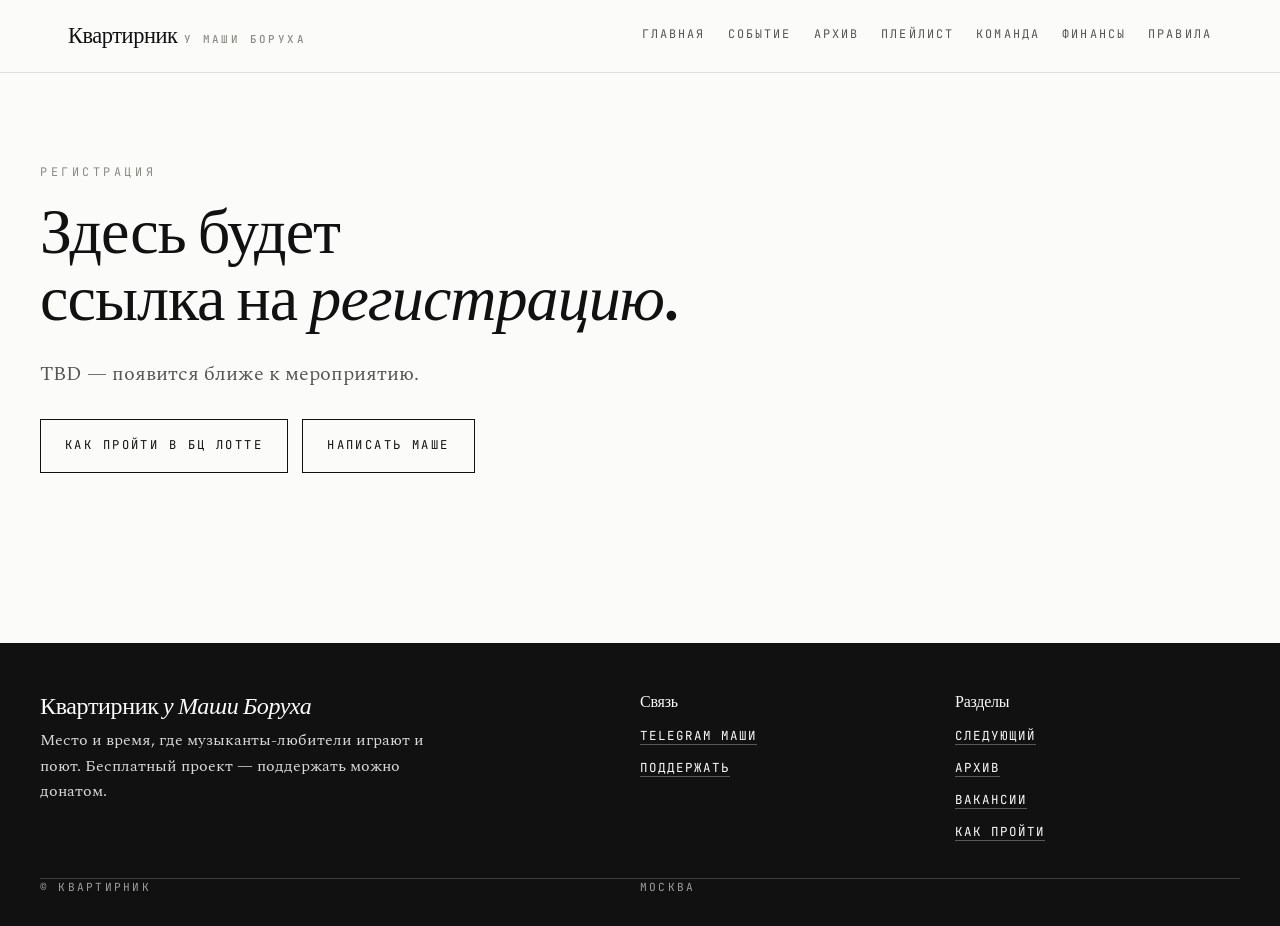
<file: registration.html>
<!doctype html>
<html lang="ru">
<head>
<meta charset="utf-8">
<meta name="viewport" content="width=device-width,initial-scale=1">
<title>Регистрация · Квартирник у Маши Боруха</title>
<meta name="description" content="Квартирник у Маши Боруха — место и время, где музыканты-любители играют и поют.">
<link rel="preconnect" href="https://fonts.googleapis.com">
<link rel="preconnect" href="https://fonts.gstatic.com" crossorigin>
<link href="https://fonts.googleapis.com/css2?family=Fraunces:opsz,wght,SOFT@9..144,300..700,0..100&family=Spectral:ital,wght@0,300;0,400;0,500;1,400&family=JetBrains+Mono:wght@400;500&display=swap" rel="stylesheet">
<link rel="stylesheet" href="styles.css">
<link rel="icon" href="data:image/svg+xml;utf8,<svg xmlns='http://www.w3.org/2000/svg' viewBox='0 0 32 32'><rect width='32' height='32' fill='%23fbfbf9'/><text x='50%25' y='62%25' text-anchor='middle' font-family='Fraunces,serif' font-size='22' fill='%23111'>К</text></svg>">
</head>
<body>
<header class="site-header">
  <div class="site-header__inner">
    <a href="index.html" class="brand">Квартирник <small>у Маши Боруха</small></a>
    <nav class="nav"><a href="index.html">Главная</a><a href="events.html">Событие</a><a href="archive.html">Архив</a><a href="playlist.html">Плейлист</a><a href="team.html">Команда</a><a href="finance.html">Финансы</a><a href="rules.html">Правила</a></nav>
  </div>
</header>
<main>
<section class="wrap section" style="border:none">
  <p class="kicker">Регистрация</p>
  <h1>Здесь&nbsp;будет<br>ссылка&nbsp;на&nbsp;<em>регистрацию</em>.</h1>
  <p class="lead" style="margin-top:30px">TBD — появится ближе к мероприятию.</p>

  <p style="margin-top:30px;display:flex;gap:14px;flex-wrap:wrap">
    <a class="btn btn--ghost" href="directions.html">Как пройти в БЦ Лотте</a>
    <a class="btn btn--ghost" href="https://t.me/maybeemoi">Написать Маше</a>
  </p>
</section>
</main>
<footer class="site-footer">
  <div class="wrap">
    <div>
      <h4>Квартирник <em>у Маши Боруха</em></h4>
      <p style="opacity:.85;max-width:48ch;margin-top:10px">
        Место и время, где музыканты-любители играют и поют.
        Бесплатный проект — поддержать можно донатом.
      </p>
    </div>
    <div>
      <h4 style="font-size:1rem">Связь</h4>
      <ul>
        <li><a href="https://t.me/maybeemoi">Telegram Маши</a></li>
        <li><a href="https://www.tinkoff.ru/cf/5ptRedZWPa4">Поддержать</a></li>
      </ul>
    </div>
    <div>
      <h4 style="font-size:1rem">Разделы</h4>
      <ul>
        <li><a href="events.html">Следующий</a></li>
        <li><a href="archive.html">Архив</a></li>
        <li><a href="vacancies.html">Вакансии</a></li>
        <li><a href="directions.html">Как пройти</a></li>
      </ul>
    </div>
  </div>
  <div class="wrap site-footer__bottom">
    <span>© Квартирник</span>
    <span>Москва</span>
  </div>
</footer>
</body></html>
</file>
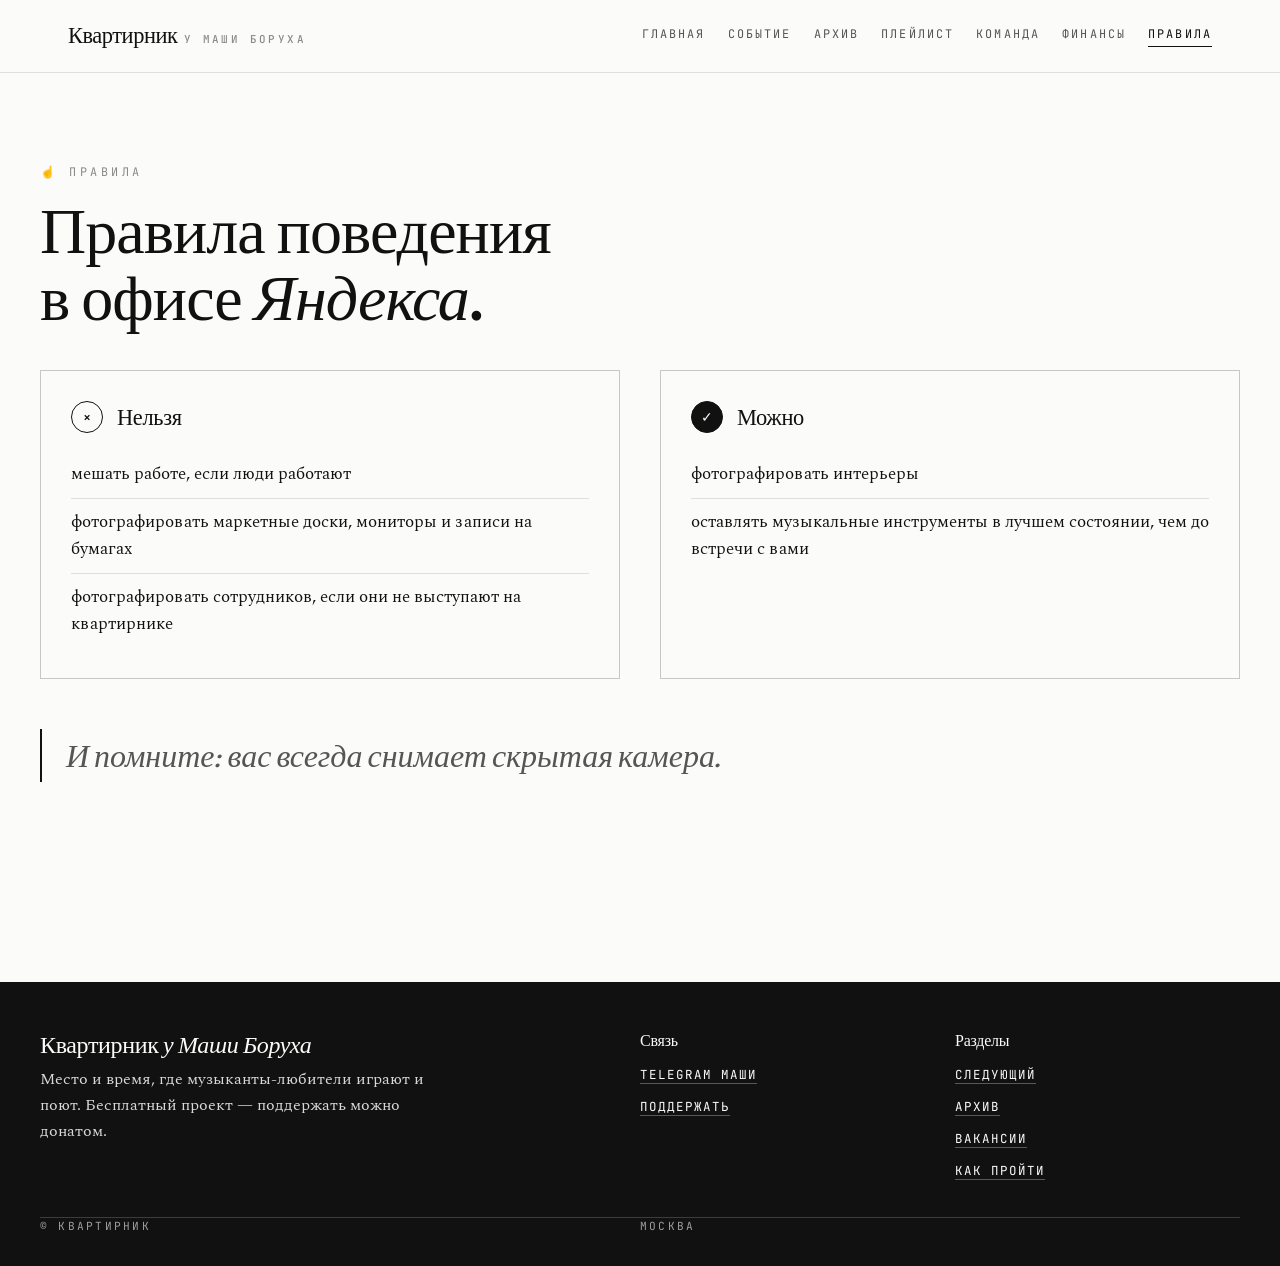
<file: rules.html>
<!doctype html>
<html lang="ru">
<head>
<meta charset="utf-8">
<meta name="viewport" content="width=device-width,initial-scale=1">
<title>Правила · Квартирник у Маши Боруха</title>
<meta name="description" content="Квартирник у Маши Боруха — место и время, где музыканты-любители играют и поют.">
<link rel="preconnect" href="https://fonts.googleapis.com">
<link rel="preconnect" href="https://fonts.gstatic.com" crossorigin>
<link href="https://fonts.googleapis.com/css2?family=Fraunces:opsz,wght,SOFT@9..144,300..700,0..100&family=Spectral:ital,wght@0,300;0,400;0,500;1,400&family=JetBrains+Mono:wght@400;500&display=swap" rel="stylesheet">
<link rel="stylesheet" href="styles.css">
<link rel="icon" href="data:image/svg+xml;utf8,<svg xmlns='http://www.w3.org/2000/svg' viewBox='0 0 32 32'><rect width='32' height='32' fill='%23fbfbf9'/><text x='50%25' y='62%25' text-anchor='middle' font-family='Fraunces,serif' font-size='22' fill='%23111'>К</text></svg>">
</head>
<body>
<header class="site-header">
  <div class="site-header__inner">
    <a href="index.html" class="brand">Квартирник <small>у Маши Боруха</small></a>
    <nav class="nav"><a href="index.html">Главная</a><a href="events.html">Событие</a><a href="archive.html">Архив</a><a href="playlist.html">Плейлист</a><a href="team.html">Команда</a><a href="finance.html">Финансы</a><a href="rules.html" aria-current="page">Правила</a></nav>
  </div>
</header>
<main>
<section class="wrap section" style="border:none">
  <p class="kicker">☝ Правила</p>
  <h1>Правила&nbsp;поведения<br>в&nbsp;офисе&nbsp;<em>Яндекса</em>.</h1>

  <div class="rules" style="margin-top:40px">
    <div>
      <h3><span class="badge">×</span>Нельзя</h3>
      <ul>
        <li>мешать работе, если люди работают</li>
        <li>фотографировать маркетные доски, мониторы и записи на бумагах</li>
        <li>фотографировать сотрудников, если они не выступают на квартирнике</li>
      </ul>
    </div>
    <div class="yes">
      <h3><span class="badge">✓</span>Можно</h3>
      <ul>
        <li>фотографировать интерьеры</li>
        <li>оставлять музыкальные инструменты в лучшем состоянии, чем до встречи с вами</li>
      </ul>
    </div>
  </div>

  <p class="quote" style="margin-top:50px">
    И помните: вас всегда снимает скрытая камера.
  </p>
</section>
</main>
<footer class="site-footer">
  <div class="wrap">
    <div>
      <h4>Квартирник <em>у Маши Боруха</em></h4>
      <p style="opacity:.85;max-width:48ch;margin-top:10px">
        Место и время, где музыканты-любители играют и поют.
        Бесплатный проект — поддержать можно донатом.
      </p>
    </div>
    <div>
      <h4 style="font-size:1rem">Связь</h4>
      <ul>
        <li><a href="https://t.me/maybeemoi">Telegram Маши</a></li>
        <li><a href="https://www.tinkoff.ru/cf/5ptRedZWPa4">Поддержать</a></li>
      </ul>
    </div>
    <div>
      <h4 style="font-size:1rem">Разделы</h4>
      <ul>
        <li><a href="events.html">Следующий</a></li>
        <li><a href="archive.html">Архив</a></li>
        <li><a href="vacancies.html">Вакансии</a></li>
        <li><a href="directions.html">Как пройти</a></li>
      </ul>
    </div>
  </div>
  <div class="wrap site-footer__bottom">
    <span>© Квартирник</span>
    <span>Москва</span>
  </div>
</footer>
</body></html>
</file>
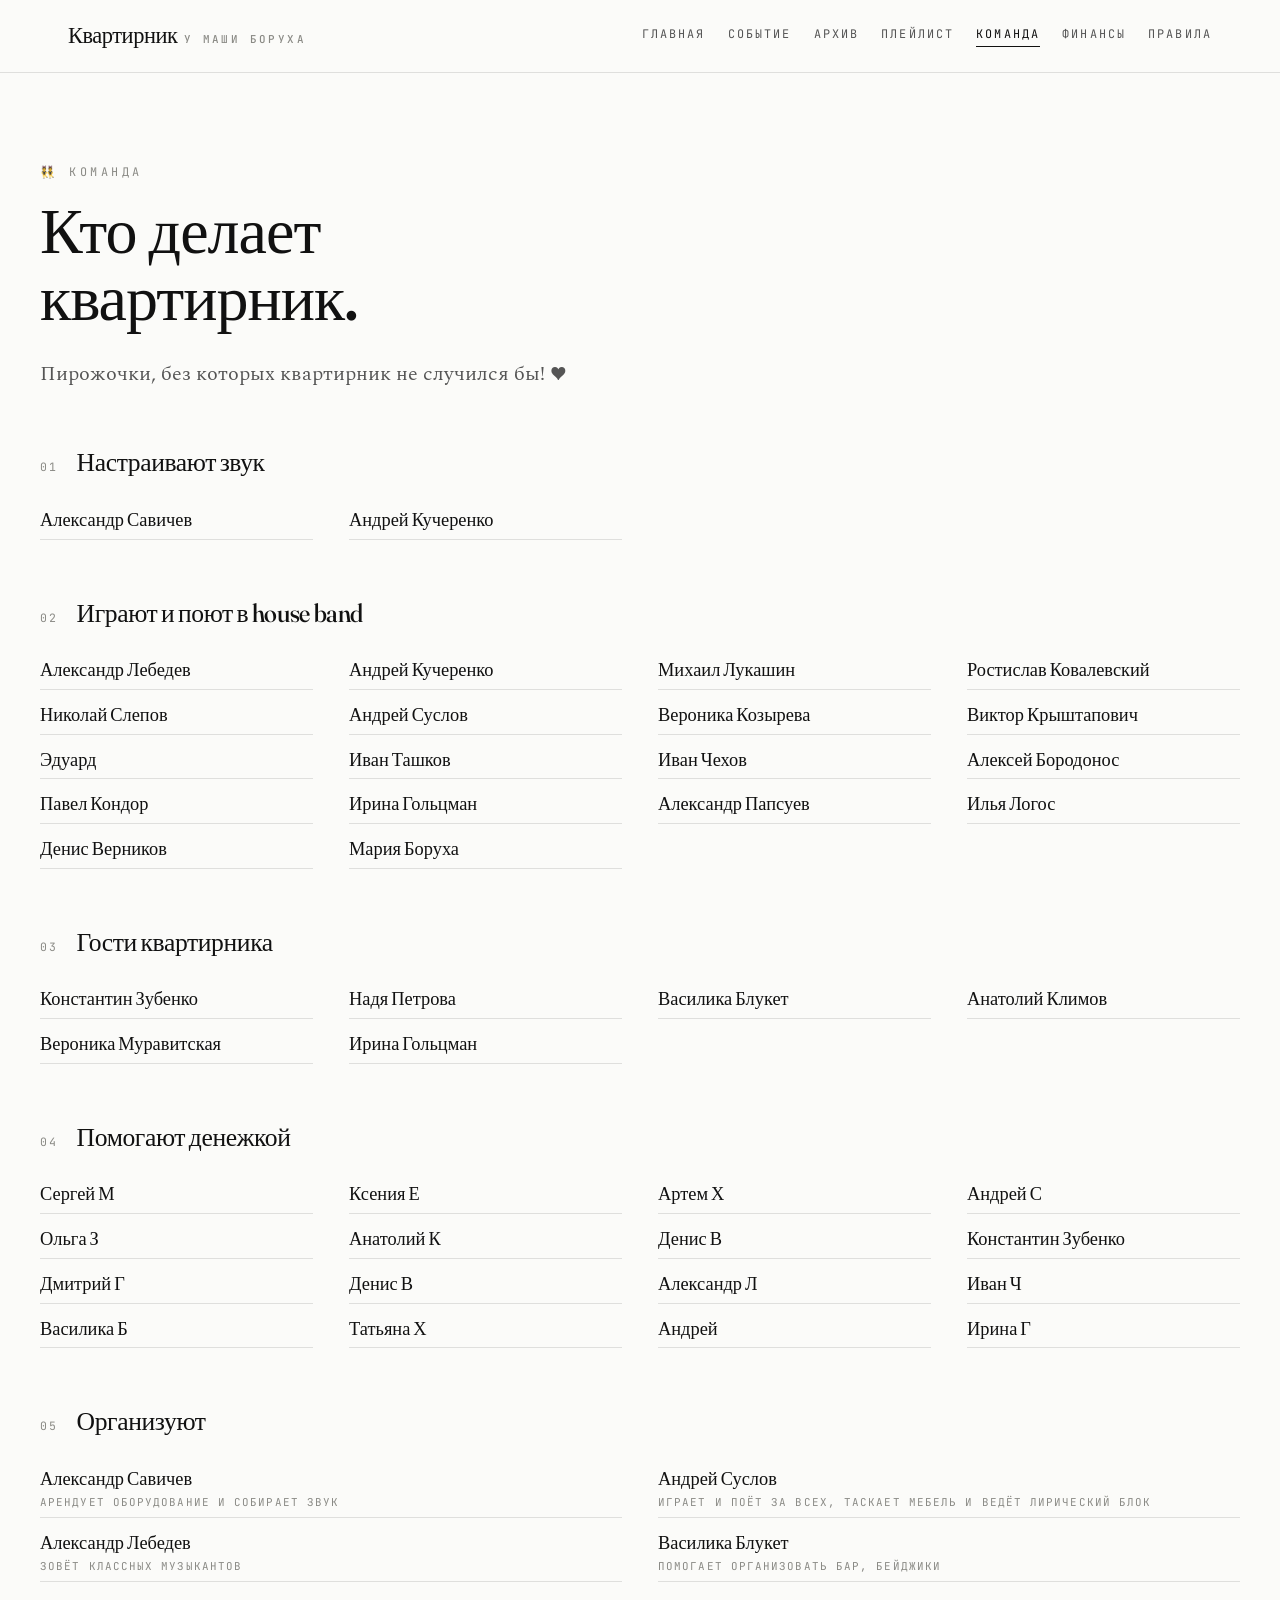
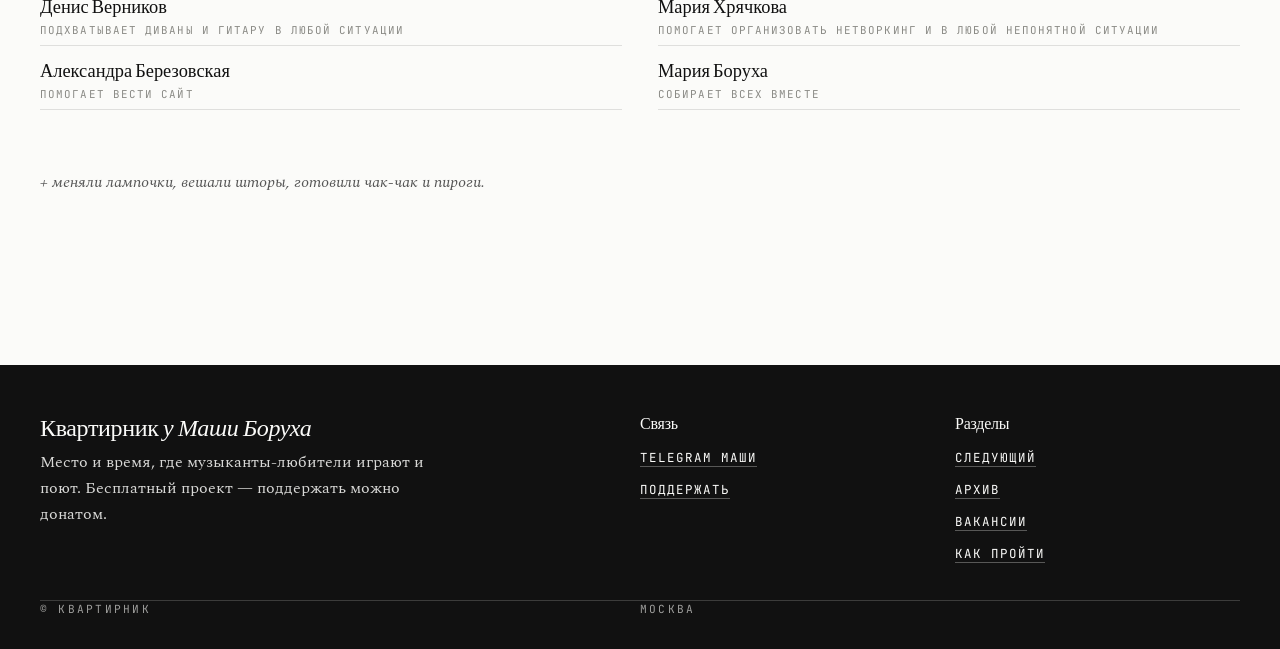
<file: team.html>
<!doctype html>
<html lang="ru">
<head>
<meta charset="utf-8">
<meta name="viewport" content="width=device-width,initial-scale=1">
<title>Команда · Квартирник у Маши Боруха</title>
<meta name="description" content="Квартирник у Маши Боруха — место и время, где музыканты-любители играют и поют.">
<link rel="preconnect" href="https://fonts.googleapis.com">
<link rel="preconnect" href="https://fonts.gstatic.com" crossorigin>
<link href="https://fonts.googleapis.com/css2?family=Fraunces:opsz,wght,SOFT@9..144,300..700,0..100&family=Spectral:ital,wght@0,300;0,400;0,500;1,400&family=JetBrains+Mono:wght@400;500&display=swap" rel="stylesheet">
<link rel="stylesheet" href="styles.css">
<link rel="icon" href="data:image/svg+xml;utf8,<svg xmlns='http://www.w3.org/2000/svg' viewBox='0 0 32 32'><rect width='32' height='32' fill='%23fbfbf9'/><text x='50%25' y='62%25' text-anchor='middle' font-family='Fraunces,serif' font-size='22' fill='%23111'>К</text></svg>">
</head>
<body>
<header class="site-header">
  <div class="site-header__inner">
    <a href="index.html" class="brand">Квартирник <small>у Маши Боруха</small></a>
    <nav class="nav"><a href="index.html">Главная</a><a href="events.html">Событие</a><a href="archive.html">Архив</a><a href="playlist.html">Плейлист</a><a href="team.html" aria-current="page">Команда</a><a href="finance.html">Финансы</a><a href="rules.html">Правила</a></nav>
  </div>
</header>
<main>
<section class="wrap section" style="border:none">
  <p class="kicker">👯 Команда</p>
  <h1>Кто&nbsp;делает<br>квартирник.</h1>
  <p class="lead" style="margin-top:30px">
    Пирожочки, без которых квартирник не случился бы! ♥️
  </p>

  <div style="margin-top:60px">
    <div class="team-section">
    <div class="team-section__h"><span class="num">01</span><h2>Настраивают звук</h2></div>
    <ul class="team-list"><li>Александр Савичев</li><li>Андрей Кучеренко</li></ul>
  </div>
    <div class="team-section">
    <div class="team-section__h"><span class="num">02</span><h2>Играют и поют в house band</h2></div>
    <ul class="team-list"><li>Александр Лебедев</li><li>Андрей Кучеренко</li><li>Михаил Лукашин</li><li>Ростислав Ковалевский</li><li>Николай Слепов</li><li>Андрей Суслов</li><li>Вероника Козырева</li><li>Виктор Крыштапович</li><li>Эдуард</li><li>Иван Ташков</li><li>Иван Чехов</li><li>Алексей Бородонос</li><li>Павел Кондор</li><li>Ирина Гольцман</li><li>Александр Папсуев</li><li>Илья Логос</li><li>Денис Верников</li><li>Мария Боруха</li></ul>
  </div>
    <div class="team-section">
    <div class="team-section__h"><span class="num">03</span><h2>Гости квартирника</h2></div>
    <ul class="team-list"><li>Константин Зубенко</li><li>Надя Петрова</li><li>Василика Блукет</li><li>Анатолий Климов</li><li>Вероника Муравитская</li><li>Ирина Гольцман</li></ul>
  </div>
    <div class="team-section">
    <div class="team-section__h"><span class="num">04</span><h2>Помогают денежкой</h2></div>
    <ul class="team-list"><li>Сергей М</li><li>Ксения Е</li><li>Артем Х</li><li>Андрей С</li><li>Ольга З</li><li>Анатолий К</li><li>Денис В</li><li>Константин Зубенко</li><li>Дмитрий Г</li><li>Денис В</li><li>Александр Л</li><li>Иван Ч</li><li>Василика Б</li><li>Татьяна Х</li><li>Андрей</li><li>Ирина Г</li></ul>
  </div>
  </div>

  <div class="team-section">
    <div class="team-section__h"><span class="num">05</span><h2>Организуют</h2></div>
    <ul class="team-list" style="grid-template-columns:1fr 1fr">
      <li>Александр Савичев<small>арендует оборудование и собирает звук</small></li><li>Андрей Суслов<small>играет и поёт за всех, таскает мебель и ведёт лирический блок</small></li><li>Александр Лебедев<small>зовёт классных музыкантов</small></li><li>Василика Блукет<small>помогает организовать бар, бейджики</small></li><li>Денис Верников<small>подхватывает диваны и гитару в любой ситуации</small></li><li>Мария Хрячкова<small>помогает организовать нетворкинг и в любой непонятной ситуации</small></li><li>Александра Березовская<small>помогает вести сайт</small></li><li>Мария Боруха<small>собирает всех вместе</small></li>
    </ul>
  </div>

  <p class="muted" style="margin-top:30px;font-style:italic">
    + меняли лампочки, вешали шторы, готовили чак-чак и пироги.
  </p>
</section>
</main>
<footer class="site-footer">
  <div class="wrap">
    <div>
      <h4>Квартирник <em>у Маши Боруха</em></h4>
      <p style="opacity:.85;max-width:48ch;margin-top:10px">
        Место и время, где музыканты-любители играют и поют.
        Бесплатный проект — поддержать можно донатом.
      </p>
    </div>
    <div>
      <h4 style="font-size:1rem">Связь</h4>
      <ul>
        <li><a href="https://t.me/maybeemoi">Telegram Маши</a></li>
        <li><a href="https://www.tinkoff.ru/cf/5ptRedZWPa4">Поддержать</a></li>
      </ul>
    </div>
    <div>
      <h4 style="font-size:1rem">Разделы</h4>
      <ul>
        <li><a href="events.html">Следующий</a></li>
        <li><a href="archive.html">Архив</a></li>
        <li><a href="vacancies.html">Вакансии</a></li>
        <li><a href="directions.html">Как пройти</a></li>
      </ul>
    </div>
  </div>
  <div class="wrap site-footer__bottom">
    <span>© Квартирник</span>
    <span>Москва</span>
  </div>
</footer>
</body></html>
</file>
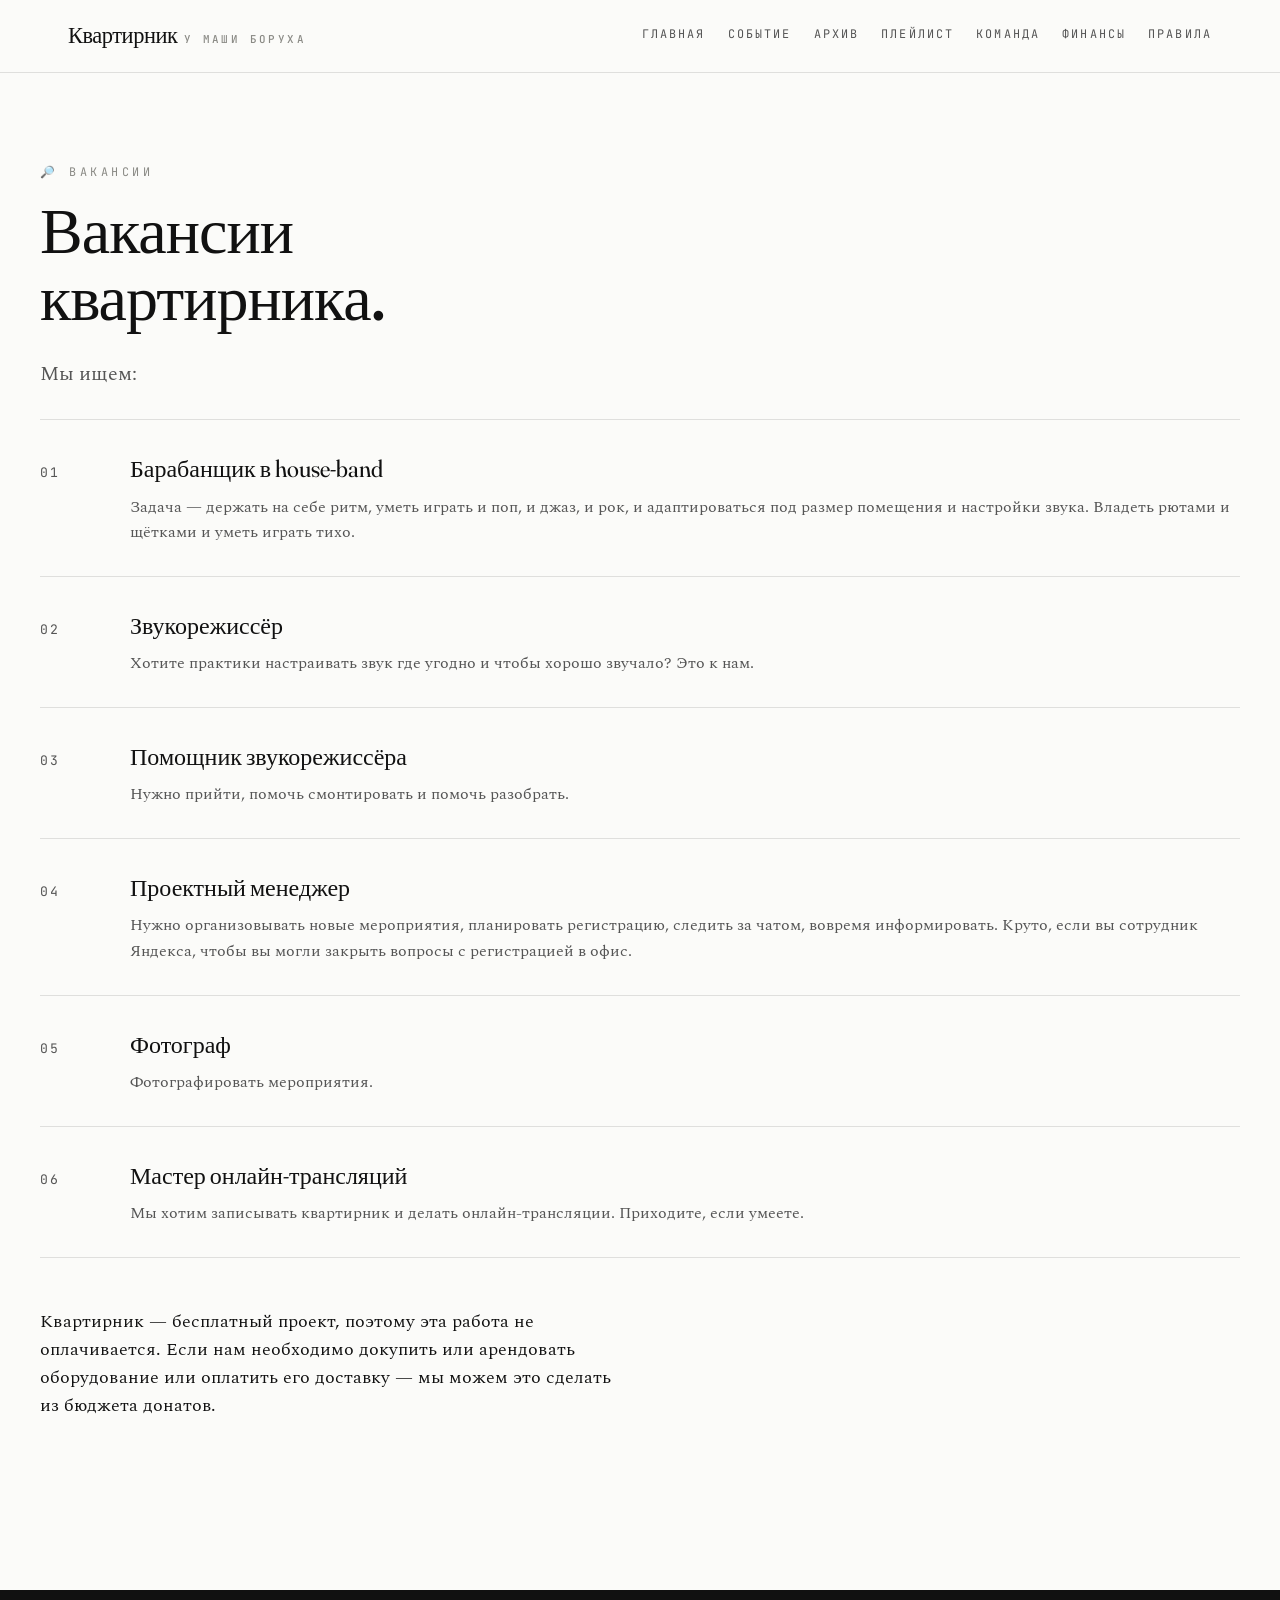
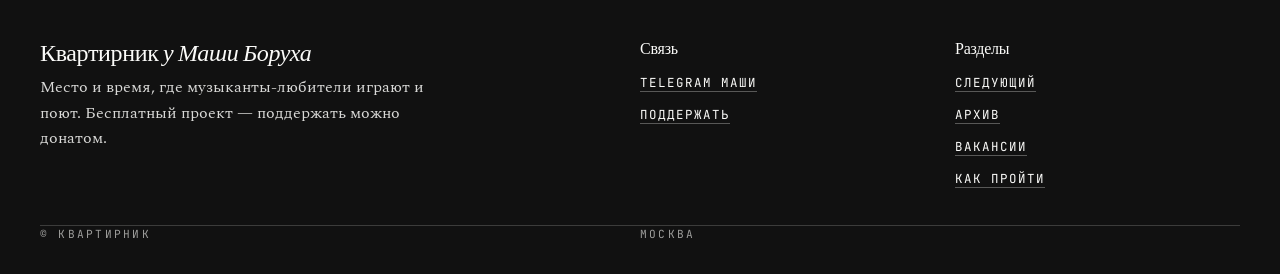
<file: vacancies.html>
<!doctype html>
<html lang="ru">
<head>
<meta charset="utf-8">
<meta name="viewport" content="width=device-width,initial-scale=1">
<title>Вакансии · Квартирник у Маши Боруха</title>
<meta name="description" content="Квартирник у Маши Боруха — место и время, где музыканты-любители играют и поют.">
<link rel="preconnect" href="https://fonts.googleapis.com">
<link rel="preconnect" href="https://fonts.gstatic.com" crossorigin>
<link href="https://fonts.googleapis.com/css2?family=Fraunces:opsz,wght,SOFT@9..144,300..700,0..100&family=Spectral:ital,wght@0,300;0,400;0,500;1,400&family=JetBrains+Mono:wght@400;500&display=swap" rel="stylesheet">
<link rel="stylesheet" href="styles.css">
<link rel="icon" href="data:image/svg+xml;utf8,<svg xmlns='http://www.w3.org/2000/svg' viewBox='0 0 32 32'><rect width='32' height='32' fill='%23fbfbf9'/><text x='50%25' y='62%25' text-anchor='middle' font-family='Fraunces,serif' font-size='22' fill='%23111'>К</text></svg>">
</head>
<body>
<header class="site-header">
  <div class="site-header__inner">
    <a href="index.html" class="brand">Квартирник <small>у Маши Боруха</small></a>
    <nav class="nav"><a href="index.html">Главная</a><a href="events.html">Событие</a><a href="archive.html">Архив</a><a href="playlist.html">Плейлист</a><a href="team.html">Команда</a><a href="finance.html">Финансы</a><a href="rules.html">Правила</a></nav>
  </div>
</header>
<main>
<section class="wrap section" style="border:none">
  <p class="kicker">🔎 Вакансии</p>
  <h1>Вакансии<br>квартирника.</h1>
  <p class="lead" style="margin-top:30px">Мы ищем:</p>

  <ul class="archive" style="margin-top:30px;border-top:1px solid var(--rule)">
    <li style="grid-template-columns:60px 1fr;gap:30px">
    <span class="a-date">01</span>
    <div>
      <div class="a-title" style="margin-bottom:6px">Барабанщик в house-band</div>
      <div class="a-place" style="font-style:normal;color:var(--ink-soft)">Задача — держать на себе ритм, уметь играть и поп, и джаз, и рок, и адаптироваться под размер помещения и настройки звука. Владеть рютами и щётками и уметь играть тихо.</div>
    </div>
  </li><li style="grid-template-columns:60px 1fr;gap:30px">
    <span class="a-date">02</span>
    <div>
      <div class="a-title" style="margin-bottom:6px">Звукорежиссёр</div>
      <div class="a-place" style="font-style:normal;color:var(--ink-soft)">Хотите практики настраивать звук где угодно и чтобы хорошо звучало? Это к нам.</div>
    </div>
  </li><li style="grid-template-columns:60px 1fr;gap:30px">
    <span class="a-date">03</span>
    <div>
      <div class="a-title" style="margin-bottom:6px">Помощник звукорежиссёра</div>
      <div class="a-place" style="font-style:normal;color:var(--ink-soft)">Нужно прийти, помочь смонтировать и помочь разобрать.</div>
    </div>
  </li><li style="grid-template-columns:60px 1fr;gap:30px">
    <span class="a-date">04</span>
    <div>
      <div class="a-title" style="margin-bottom:6px">Проектный менеджер</div>
      <div class="a-place" style="font-style:normal;color:var(--ink-soft)">Нужно организовывать новые мероприятия, планировать регистрацию, следить за чатом, вовремя информировать. Круто, если вы сотрудник Яндекса, чтобы вы могли закрыть вопросы с регистрацией в офис.</div>
    </div>
  </li><li style="grid-template-columns:60px 1fr;gap:30px">
    <span class="a-date">05</span>
    <div>
      <div class="a-title" style="margin-bottom:6px">Фотограф</div>
      <div class="a-place" style="font-style:normal;color:var(--ink-soft)">Фотографировать мероприятия.</div>
    </div>
  </li><li style="grid-template-columns:60px 1fr;gap:30px">
    <span class="a-date">06</span>
    <div>
      <div class="a-title" style="margin-bottom:6px">Мастер онлайн-трансляций</div>
      <div class="a-place" style="font-style:normal;color:var(--ink-soft)">Мы хотим записывать квартирник и делать онлайн-трансляции. Приходите, если умеете.</div>
    </div>
  </li>
  </ul>

  <p style="margin-top:50px;font-size:1.1rem;max-width:64ch">
    Квартирник — бесплатный проект, поэтому эта работа не оплачивается.
    Если нам необходимо докупить или арендовать оборудование или оплатить его доставку —
    мы можем это сделать из бюджета донатов.
  </p>
</section>
</main>
<footer class="site-footer">
  <div class="wrap">
    <div>
      <h4>Квартирник <em>у Маши Боруха</em></h4>
      <p style="opacity:.85;max-width:48ch;margin-top:10px">
        Место и время, где музыканты-любители играют и поют.
        Бесплатный проект — поддержать можно донатом.
      </p>
    </div>
    <div>
      <h4 style="font-size:1rem">Связь</h4>
      <ul>
        <li><a href="https://t.me/maybeemoi">Telegram Маши</a></li>
        <li><a href="https://www.tinkoff.ru/cf/5ptRedZWPa4">Поддержать</a></li>
      </ul>
    </div>
    <div>
      <h4 style="font-size:1rem">Разделы</h4>
      <ul>
        <li><a href="events.html">Следующий</a></li>
        <li><a href="archive.html">Архив</a></li>
        <li><a href="vacancies.html">Вакансии</a></li>
        <li><a href="directions.html">Как пройти</a></li>
      </ul>
    </div>
  </div>
  <div class="wrap site-footer__bottom">
    <span>© Квартирник</span>
    <span>Москва</span>
  </div>
</footer>
</body></html>
</file>
<file: styles.css>
/* ===========================================================
   Квартирник у Маши Боруха — minimalist white edition
   Display: Fraunces · Body: Spectral · Mono: JetBrains Mono
   =========================================================== */

:root{
  --bg:#fbfbf9;
  --bg-2:#f3f3ef;
  --ink:#111111;
  --ink-soft:#555555;
  --ink-mute:#8a8a85;
  --rule:rgba(17,17,17,.12);
  --rule-strong:rgba(17,17,17,.22);
  --shadow:0 24px 50px -28px rgba(17,17,17,.22);

  --fs-display: clamp(3rem, 8.5vw, 8rem);
  --fs-h1: clamp(2.2rem, 5vw, 4rem);
  --fs-h2: clamp(1.5rem, 2.7vw, 2.2rem);
  --fs-body: clamp(1rem, 1.05vw, 1.115rem);

  --maxw: 1200px;
}

*{box-sizing:border-box;margin:0;padding:0}
html{scroll-behavior:smooth}
body{
  font-family:"Spectral", Georgia, serif;
  font-size:var(--fs-body);
  line-height:1.6;
  color:var(--ink);
  background:var(--bg);
  -webkit-font-smoothing:antialiased;
  text-rendering:optimizeLegibility;
}

a{color:inherit;text-decoration:none;border-bottom:1px solid var(--rule-strong);transition:border-color .2s, color .2s}
a:hover{border-color:var(--ink)}

/* ---------- Header ---------- */
.site-header{
  position:sticky;top:0;z-index:50;
  background:rgba(251,251,249,.9);
  backdrop-filter:blur(10px);
  border-bottom:1px solid var(--rule);
}
.site-header__inner{
  max-width:var(--maxw);margin:0 auto;
  padding:18px 28px;
  display:flex;align-items:center;justify-content:space-between;gap:24px;
}
.brand{
  font-family:"Fraunces", serif;
  font-variation-settings:"opsz" 144, "SOFT" 30, "wght" 500;
  font-size:1.4rem;letter-spacing:-.02em;border:none;
  display:flex;align-items:baseline;gap:.5ch;
}
.brand small{
  font-family:"JetBrains Mono", monospace;
  font-size:.68rem;letter-spacing:.22em;text-transform:uppercase;
  color:var(--ink-mute);font-weight:400;
}
.nav{display:flex;gap:22px;flex-wrap:wrap}
.nav a{
  font-family:"JetBrains Mono", monospace;
  font-size:.74rem;letter-spacing:.18em;text-transform:uppercase;
  border:none;padding-bottom:2px;
  border-bottom:1px solid transparent;
  color:var(--ink-soft);
}
.nav a:hover, .nav a[aria-current="page"]{
  border-bottom-color:var(--ink);color:var(--ink);
}

/* ---------- Layout ---------- */
.wrap{max-width:var(--maxw);margin:0 auto;padding:0 28px}
.section{padding:90px 0;border-top:1px solid var(--rule)}
.section:first-of-type{border-top:none}
.section__num{
  font-family:"JetBrains Mono", monospace;
  font-size:.72rem;letter-spacing:.28em;text-transform:uppercase;
  color:var(--ink-mute);margin-bottom:18px;
  display:flex;align-items:center;gap:14px;
}
.section__num::before{content:"";width:32px;height:1px;background:var(--ink-mute)}

h1,h2,h3,h4{font-family:"Fraunces", serif;font-weight:500;letter-spacing:-.015em;line-height:1.05;color:var(--ink)}
h1{font-size:var(--fs-h1)}
h2{font-size:var(--fs-h2);font-variation-settings:"opsz" 96, "SOFT" 20}
h3{font-size:1.3rem;line-height:1.2}

p{max-width:64ch}
p + p{margin-top:1em}

.muted{color:var(--ink-soft)}
.tag{
  display:inline-block;
  font-family:"JetBrains Mono", monospace;
  font-size:.7rem;letter-spacing:.2em;text-transform:uppercase;
  background:var(--ink);color:var(--bg);padding:5px 10px 4px;
}

/* ---------- Hero ---------- */
.hero{padding:80px 0 50px;position:relative}
.hero__date{
  font-family:"JetBrains Mono", monospace;
  font-size:.82rem;letter-spacing:.28em;text-transform:uppercase;
  color:var(--ink-soft);margin-bottom:28px;
}
.hero__title{
  font-family:"Fraunces", serif;
  font-variation-settings:"opsz" 144, "SOFT" 60, "wght" 500;
  font-size:var(--fs-display);
  line-height:.94;letter-spacing:-.035em;
  margin:0 0 28px;
}
.hero__title em{
  font-style:italic;
  font-variation-settings:"opsz" 144, "SOFT" 100, "wght" 500;
}
.hero__lead{
  max-width:50ch;font-size:1.18rem;color:var(--ink-soft);
  margin-bottom:36px;
}
.hero__photos{
  display:grid;grid-template-columns:repeat(12,1fr);gap:14px;
  margin-top:50px;
}
.hero__photos img{
  width:100%;height:100%;object-fit:cover;display:block;
  filter:saturate(.9);
}
.hero__photos .ph-1{grid-column:1/6;aspect-ratio:4/5}
.hero__photos .ph-2{grid-column:6/10;aspect-ratio:1/1}
.hero__photos .ph-3{grid-column:10/13;aspect-ratio:3/4}

/* ---------- Buttons ---------- */
.btn{
  display:inline-flex;align-items:center;gap:12px;
  font-family:"JetBrains Mono", monospace;
  font-size:.76rem;letter-spacing:.2em;text-transform:uppercase;
  background:var(--ink);color:var(--bg);
  padding:16px 24px;border:1px solid var(--ink);
  transition:transform .2s, background .2s, color .2s;
}
.btn:hover{transform:translate(-1px,-1px);box-shadow:3px 3px 0 var(--ink)}
.btn--ghost{background:transparent;color:var(--ink)}
.btn--ghost:hover{background:var(--ink);color:var(--bg)}

/* ---------- Lists from Notion ---------- */
.list-bring{list-style:none;margin-top:14px}
.list-bring li{
  padding:12px 0;border-bottom:1px solid var(--rule);
  font-size:1.08rem;
  display:flex;align-items:baseline;gap:14px;
}
.list-bring li .e{font-size:1.2rem;width:28px;text-align:center}
.list-bring li:last-child{border-bottom:none}

/* ---------- Event ticket ---------- */
.ticket{
  display:grid;grid-template-columns:1.1fr 2fr;
  border:1px solid var(--ink);background:var(--bg);
  position:relative;
}
.ticket__stub{
  padding:46px 38px;border-right:1px dashed var(--rule-strong);
  display:flex;flex-direction:column;justify-content:space-between;gap:30px;
  background:var(--bg-2);
}
.ticket__date-big{
  font-family:"Fraunces", serif;
  font-size:clamp(2.5rem,6vw,4.4rem);line-height:.9;
  font-variation-settings:"opsz" 144, "SOFT" 80;
}
.ticket__meta{font-family:"JetBrains Mono", monospace;font-size:.74rem;letter-spacing:.18em;text-transform:uppercase;color:var(--ink-mute)}
.ticket__meta strong{color:var(--ink);display:block;margin-top:4px;font-weight:500;font-family:"Spectral",serif;font-size:1rem;letter-spacing:0;text-transform:none}
.ticket__body{padding:46px 44px}
.ticket__body h2{margin-bottom:18px}

@media (max-width:760px){.ticket{grid-template-columns:1fr}.ticket__stub{border-right:none;border-bottom:1px dashed var(--rule-strong)}}

/* ---------- Archive ---------- */
.archive{list-style:none;border-top:1px solid var(--rule)}
.archive li{
  display:grid;grid-template-columns:140px 1fr 1fr auto;gap:30px;
  padding:30px 0;border-bottom:1px solid var(--rule);
  align-items:baseline;
  transition:padding .25s;
}
.archive li:hover{padding-left:18px}
.archive .a-date{font-family:"JetBrains Mono", monospace;font-size:.82rem;letter-spacing:.16em;color:var(--ink-soft)}
.archive .a-title{font-family:"Fraunces", serif;font-size:1.5rem;font-variation-settings:"opsz" 96, "SOFT" 30}
.archive .a-place{color:var(--ink-soft);font-style:italic}
.archive .a-mark{font-size:1.4rem;opacity:.8}

@media (max-width:760px){.archive li{grid-template-columns:1fr;gap:6px;padding:22px 0}}

/* ---------- Team ---------- */
.team-section{margin-bottom:60px}
.team-section__h{display:flex;align-items:baseline;gap:18px;margin-bottom:24px}
.team-section__h h2{font-size:1.6rem}
.team-section__h .num{font-family:"JetBrains Mono",monospace;font-size:.72rem;color:var(--ink-mute);letter-spacing:.2em}
.team-list{
  display:grid;grid-template-columns:repeat(auto-fill,minmax(220px,1fr));
  gap:6px 36px;list-style:none;
}
.team-list li{
  font-family:"Fraunces", serif;font-size:1.15rem;line-height:1.4;
  font-variation-settings:"opsz" 96, "SOFT" 20;
  padding:6px 0;border-bottom:1px solid var(--rule);
}
.team-list li small{
  display:block;
  font-family:"JetBrains Mono", monospace;
  font-size:.68rem;letter-spacing:.1em;text-transform:uppercase;
  color:var(--ink-mute);margin-top:4px;
}

/* ---------- Rules ---------- */
.rules{display:grid;grid-template-columns:1fr 1fr;gap:40px;margin-top:30px}
.rules > div{padding:30px;border:1px solid var(--rule-strong);background:var(--bg)}
.rules h3{margin-bottom:18px;font-size:1.4rem;display:flex;align-items:center;gap:14px}
.rules h3 .badge{
  display:inline-flex;align-items:center;justify-content:center;
  width:32px;height:32px;border-radius:50%;
  border:1px solid var(--ink);
  font-family:"JetBrains Mono", monospace;font-size:.85rem;
}
.rules .yes h3 .badge{background:var(--ink);color:var(--bg)}
.rules ul{list-style:none}
.rules li{padding:10px 0;border-bottom:1px solid var(--rule);font-size:1.05rem}
.rules li:last-child{border-bottom:none}
@media (max-width:760px){.rules{grid-template-columns:1fr;gap:20px}}

/* ---------- Playlist ---------- */
.song-list{list-style:none;column-count:2;column-gap:50px;margin-top:24px}
.song-list li{
  break-inside:avoid;padding:10px 0;border-bottom:1px dotted var(--rule-strong);
  font-size:1.05rem;display:flex;justify-content:space-between;gap:12px;
}
.song-list .num{font-family:"JetBrains Mono",monospace;color:var(--ink-mute);font-size:.78rem;align-self:center}
@media (max-width:760px){.song-list{column-count:1}}

/* ---------- Finance ---------- */
.finance-grid{display:grid;grid-template-columns:repeat(auto-fit,minmax(240px,1fr));gap:18px;margin-top:30px}
.finance-card{
  border:1px solid var(--rule-strong);padding:26px;background:var(--bg);
}
.finance-card .label{font-family:"JetBrains Mono",monospace;font-size:.68rem;letter-spacing:.2em;text-transform:uppercase;color:var(--ink-mute);margin-bottom:10px}
.finance-card .num{font-family:"Fraunces",serif;font-size:2.2rem;font-variation-settings:"opsz" 144;line-height:1}
.finance-card .desc{margin-top:8px;color:var(--ink-soft);font-size:.95rem}

/* ---------- Footer ---------- */
.site-footer{
  margin-top:80px;padding:50px 28px 30px;
  background:var(--ink);color:var(--bg);
}
.site-footer .wrap{display:grid;grid-template-columns:2fr 1fr 1fr;gap:30px;padding:0}
.site-footer h4{font-family:"Fraunces",serif;font-size:1.5rem;margin-bottom:10px;color:var(--bg)}
.site-footer a{color:var(--bg);border-bottom-color:rgba(251,251,249,.3)}
.site-footer a:hover{border-bottom-color:var(--bg)}
.site-footer ul{list-style:none}
.site-footer li{font-family:"JetBrains Mono",monospace;font-size:.78rem;letter-spacing:.16em;text-transform:uppercase;padding:6px 0}
.site-footer__bottom{
  border-top:1px solid rgba(251,251,249,.18);
  margin-top:30px;padding-top:18px;
  display:flex;justify-content:space-between;
  font-family:"JetBrains Mono",monospace;font-size:.7rem;letter-spacing:.2em;text-transform:uppercase;
  color:rgba(251,251,249,.6);
}
@media (max-width:760px){.site-footer .wrap{grid-template-columns:1fr}}

/* ---------- Misc ---------- */
.kicker{
  font-family:"JetBrains Mono",monospace;
  font-size:.74rem;letter-spacing:.3em;text-transform:uppercase;
  color:var(--ink-mute);margin-bottom:14px;
}
.lead{font-size:1.22rem;color:var(--ink-soft);max-width:64ch;margin-bottom:30px;line-height:1.5}

.cols-2{display:grid;grid-template-columns:1fr 1fr;gap:60px}
@media (max-width:760px){.cols-2{grid-template-columns:1fr;gap:30px}}

hr.rule{border:none;border-top:1px solid var(--rule);margin:40px 0}

@keyframes rise{from{opacity:0;transform:translateY(14px)}to{opacity:1;transform:none}}
.rise{animation:rise .8s cubic-bezier(.2,.7,.2,1) both}
.rise.d1{animation-delay:.08s}
.rise.d2{animation-delay:.18s}
.rise.d3{animation-delay:.3s}
.rise.d4{animation-delay:.44s}

.quote{
  font-family:"Fraunces",serif;font-style:italic;
  font-variation-settings:"opsz" 144, "SOFT" 100;
  font-size:clamp(1.4rem,2.6vw,2rem);
  line-height:1.3;
  border-left:2px solid var(--ink);
  padding:6px 0 6px 24px;
  color:var(--ink-soft);
  margin:30px 0;max-width:50ch;
}

.strip{display:grid;grid-template-columns:repeat(4,1fr);gap:14px;margin-top:30px}
.strip img{width:100%;aspect-ratio:1/1;object-fit:cover}
@media (max-width:760px){.strip{grid-template-columns:1fr 1fr}}
</file>
